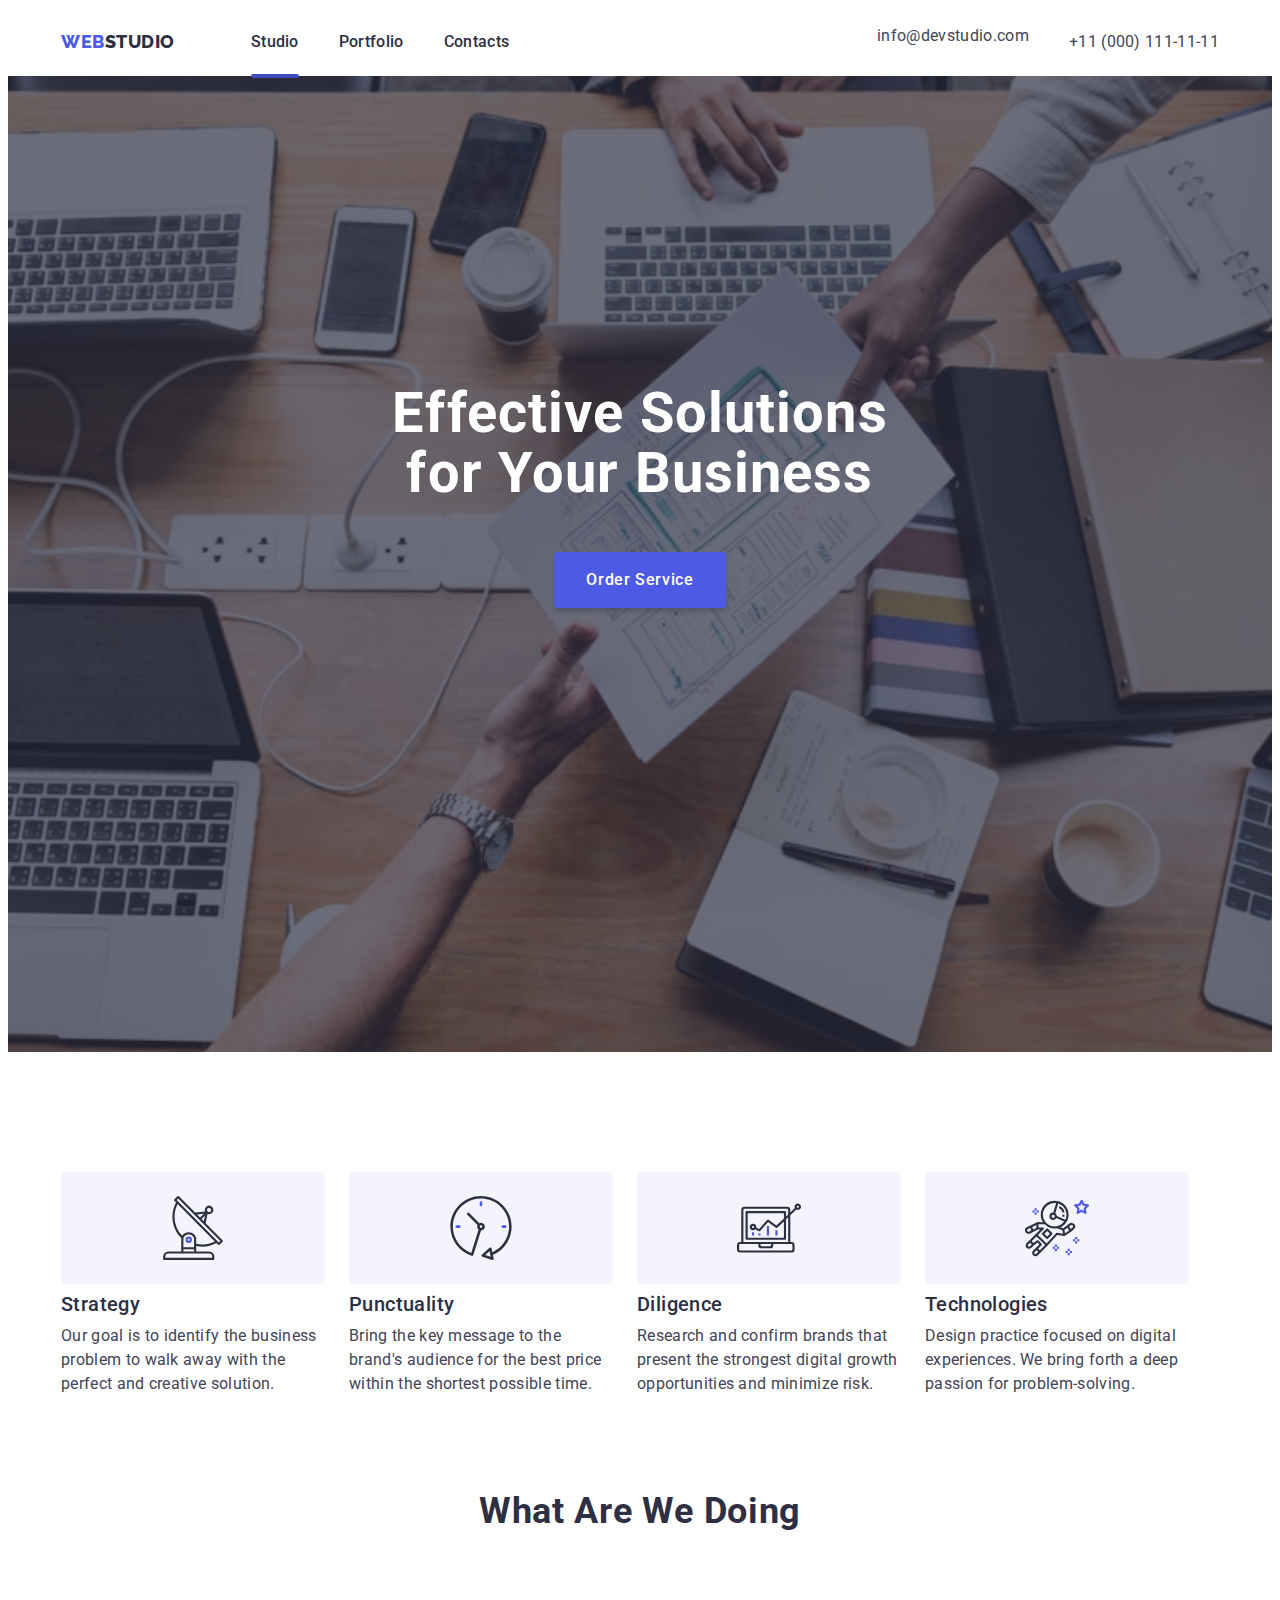
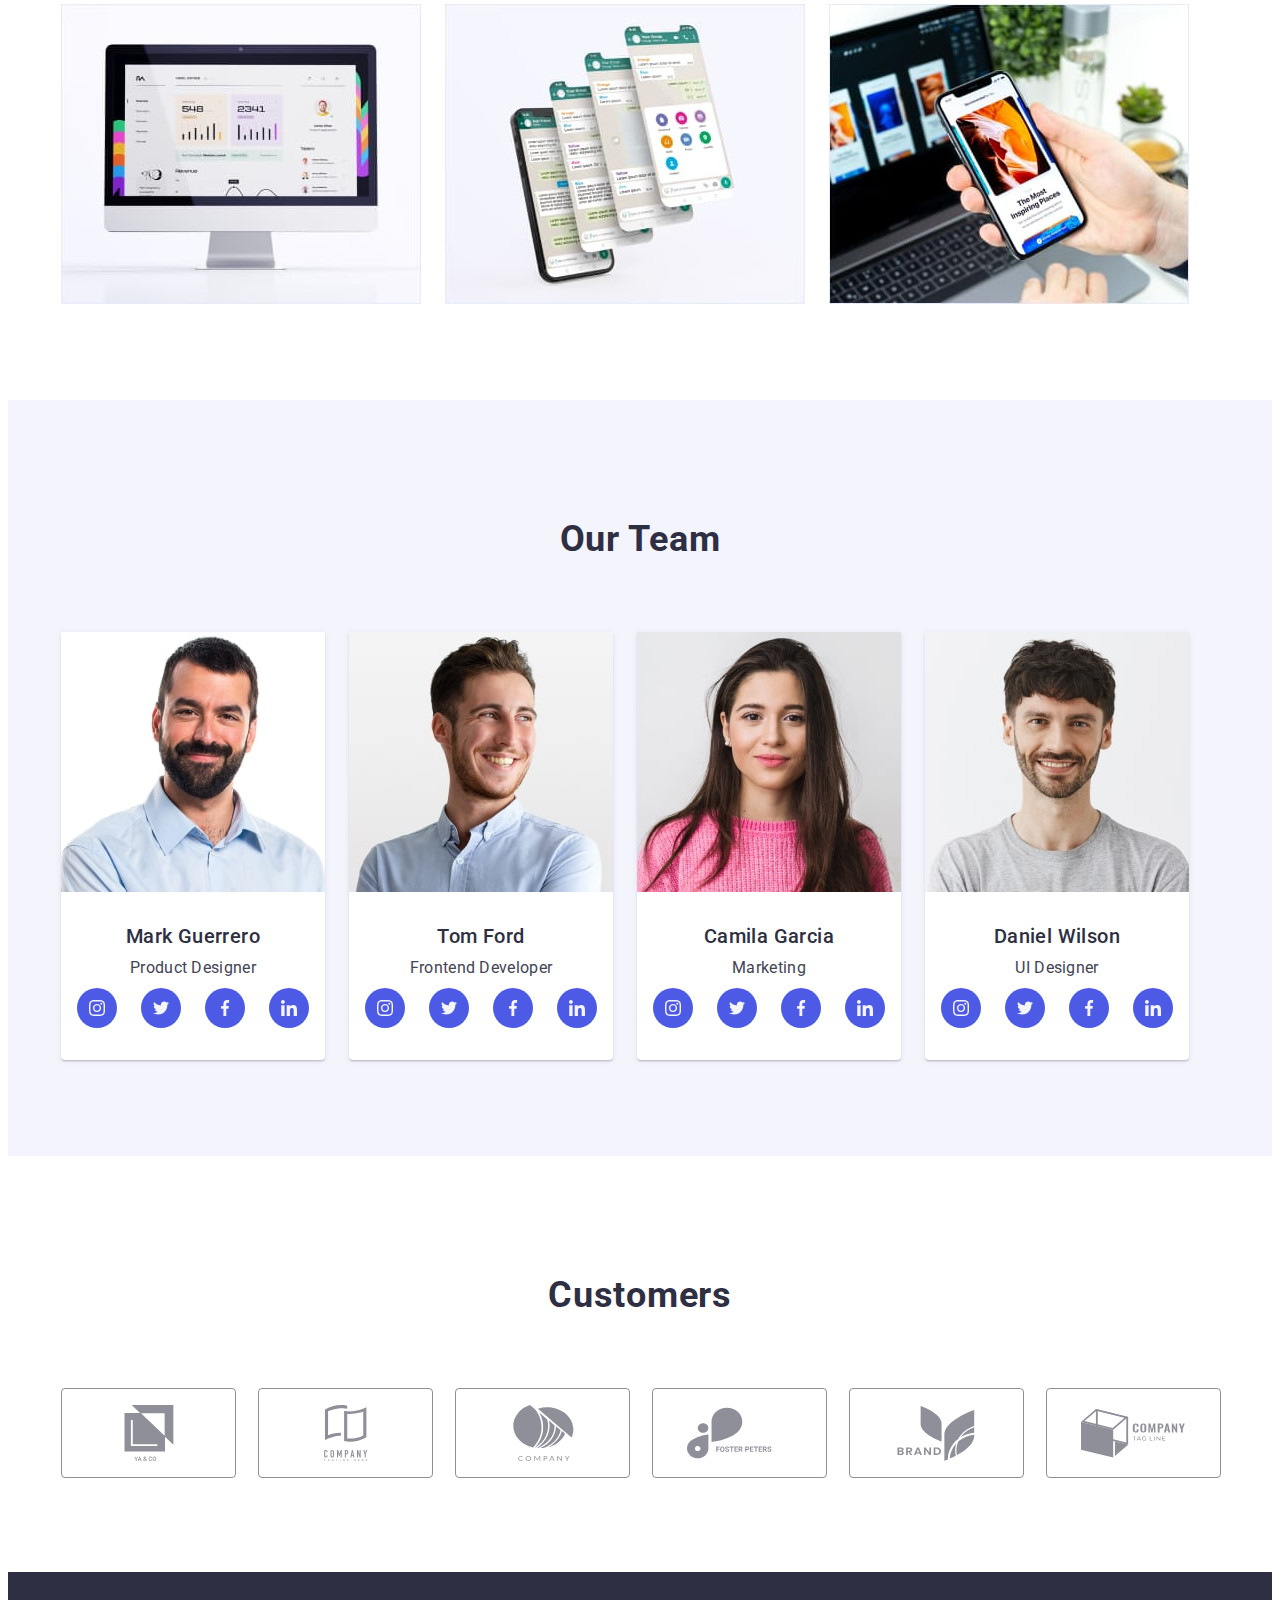
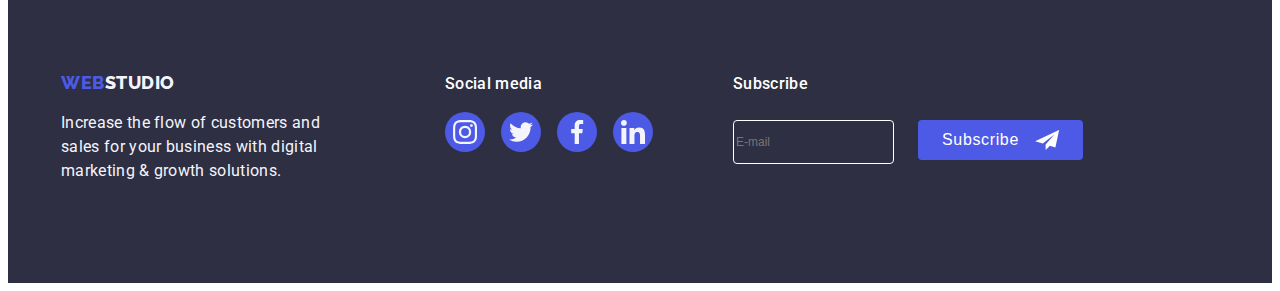
<file: index.html>
<!DOCTYPE html>
<html lang="en">
  <head>
    <meta charset="UTF-8" />
    <meta http-equiv="X-UA-Compatible" content="IE=edge" />
    <meta name="viewport" content="width=device-width, initial-scale=1.0" />
    <title>WebStudio</title>
    <link rel="preconnect" href="https://fonts.googleapis.com" />
    <link rel="preconnect" href="https://fonts.gstatic.com" crossorigin />
    <link
      href="https://fonts.googleapis.com/css2?family=Raleway:wght@800&family=Roboto:wght@400;500;700;900&display=swap"
      rel="stylesheet"
    />
    <link
      rel="stylesheet"
      href="https://cdnjs.cloudflare.com/ajax/libs/modern-normalize/1.1.0/modern-normalize.min.css"
      integrity="sha512-wpPYUAdjBVSE4KJnH1VR1HeZfpl1ub8YT/NKx4PuQ5NmX2tKuGu6U/JRp5y+Y8XG2tV+wKQpNHVUX03MfMFn9Q=="
      crossorigin="anonymous"
      referrerpolicy="no-referrer"
    />
    <link rel="stylesheet" href="./css/styles.css" />
  </head>

  <body>
    <!-- header -->
    <header class="header">
      <div class="container header-container">
        <nav class="header-nav">
          <a href="./index.html" class="header-logo-web link"
            >Web <span class="header-logo link">Studio</span></a
          >
          <ul class="header-menu list">
            <li class="header-item list">
              <a class="header-text studio link" href="./index.html">Studio</a>
            </li>
            <li class="header-item list">
              <a class="header-text link" href="./portfolio.html">Portfolio</a>
            </li>
            <li class="header-item list">
              <a class="header-text link" href="">Contacts</a>
            </li>
          </ul>
          <button type="button" class="menu-btn" data-menu-open>
            <svg class="menu-btn-icon" width="32" height="22">
              <use href="./images/customers .svg#icon-menu-btn"></use>
            </svg>
          </button>
        </nav>
        <address class="header-contacts">
          <ul class="header-list list">
            <li class="header-contact list">
              <a class="contact link" href="mailto:info@devstudio.com"
                >info@devstudio.com</a
              >
            </li>
            <li class="header-contact list">
              <a class="contact link" href="tel:+110001111111"
                >+11 (000) 111-11-11</a
              >
            </li>
          </ul>
        </address>
      </div>

      <!------------------------MENU MOBILE------------------------------>
      <div class="mob-menu is-hidden" data-menu>
        <div>
          <button type="button" class="mob-close-btn" data-menu-close>
            <svg class="modal-icon" width="8" height="8">
              <use href="./images/customers .svg#icon-cross"></use>
            </svg>
          </button>
          <nav class="mob-menu-nav">
            <ul class="mob-menu-list list">
              <li class="mob-menu-item list">
                <a class="mob-menu-text current studio link" href="./index.html"
                  >Studio</a
                >
              </li>
              <li class="mob-menu-item list">
                <a class="mob-menu-text link" href="./portfolio.html"
                  >Portfolio</a
                >
              </li>
              <li class="mob-menu-item list">
                <a class="mob-menu-text link" href="">Contacts</a>
              </li>
            </ul>
          </nav>
        </div>
        <div>
          <address class="mob-menu-contacts">
            <ul class="mob-menu-contacts-list list">
              <li class="mob-menu-contacts-item list">
                <a class="mob-menu-contacts-link link" href="tel:+110001111111"
                  >+11 (000) 111-11-11</a
                >
              </li>
              <li class="mob-menu-contacts-item list">
                <a
                  class="mob-menu-contacts-mail link"
                  href="mailto:info@devstudio.com"
                  >info@devstudio.com</a
                >
              </li>
            </ul>
          </address>
          <ul class="mob-soc-list list">
            <li class="mob-soc-item">
              <a class="mob-soc-link link" href>
                <svg class="mob-soc-icon" width="24" height="24">
                  <use href="./images/symbol-defs-soc.svg#icon-instagram"></use>
                </svg>
              </a>
            </li>
            <li class="mob-soc-item">
              <a class="mob-soc-link link" href>
                <svg class="mob-soc-icon" width="24" height="24">
                  <use href="./images/symbol-defs-soc.svg#icon-twitter"></use>
                </svg>
              </a>
            </li>
            <li class="mob-soc-item">
              <a class="mob-soc-link link" href>
                <svg class="mob-soc-icon" width="24" height="24">
                  <use href="./images/symbol-defs-soc.svg#icon-facebook"></use>
                </svg>
              </a>
            </li>
            <li class="mob-soc-item">
              <a class="mob-soc-link link" href>
                <svg class="mob-soc-icon" width="24" height="24">
                  <use href="./images/symbol-defs-soc.svg#icon-linkedin"></use>
                </svg>
              </a>
            </li>
          </ul>
        </div>
      </div>
    </header>

    <main>
      <!-- hero  -->
      <section class="hero">
        <div class="container section">
          <h1 class="hero-title">Effective Solutions for Your Business</h1>
          <button class="hero-btn" type="button" data-modal-open>
            Order Service
          </button>
        </div>
      </section>
      <!-- features -->
      <section class="section">
        <div class="container">
          <h2 class="visually-hidden">features</h2>
          <ul class="features-list">
            <li class="features list">
              <div class="features-icon">
                <svg class="icon-antenna">
                  <use href="./images/symbol-defs.svg#icon-antenna"></use>
                </svg>
              </div>
              <h3 class="features-subtitle">Strategy</h3>
              <p class="features-item">
                Our goal is to identify the business problem to walk away with
                the perfect and creative solution.
              </p>
            </li>
            <li class="features list">
              <div class="features-icon">
                <svg class="icon-antenna">
                  <use href="./images/symbol-defs.svg#icon-clock"></use>
                </svg>
              </div>
              <h3 class="features-subtitle">Punctuality</h3>
              <p class="features-item">
                Bring the key message to the brand's audience for the best price
                within the shortest possible time.
              </p>
            </li>
            <li class="features list">
              <div class="features-icon">
                <svg class="icon-antenna">
                  <use href="./images/symbol-defs.svg#icon-diagram"></use>
                </svg>
              </div>
              <h3 class="features-subtitle">Diligence</h3>
              <p class="features-item">
                Research and confirm brands that present the strongest digital
                growth opportunities and minimize risk.
              </p>
            </li>
            <li class="features list list">
              <div class="features-icon">
                <svg class="icon-antenna">
                  <use
                    class="antenna"
                    href="./images/symbol-defs.svg#icon-astronaut"
                  ></use>
                </svg>
              </div>
              <h3 class="features-subtitle">Technologies</h3>
              <p class="features-item">
                Design practice focused on digital experiences. We bring forth a
                deep passion for problem-solving.
              </p>
            </li>
          </ul>
        </div>
      </section>
      <!-- examples -->
      <section class="section examples-section">
        <div class="container">
          <h2 class="examples">What are we doing</h2>
          <ul class="examples-list list">
            <li class="examples-text list">
              <img
                class="examples-img"
                src="./images/example-1.jpg"
                alt="examples"
                srcset="./images/example-1-2x.jpg 2x"
                width="360"
                height="300"
              />
            </li>
            <li class="examples-text list">
              <img
                class="examples-img"
                src="./images/example-2.jpg"
                alt="examples"
                srcset="./images/example-2-2x.jpg 2x"
                width="360"
                height="300"
              />
            </li>

            <li class="examples-text list">
              <img
                class="examples-img"
                src="./images/example-3.jpg"
                alt="examples"
                srcset="./images/example-3-2x.jpg 2x"
                width="360"
                height="300"
              />
            </li>
          </ul>
        </div>
      </section>
      <!--team-->
      <section class="team-back section">
        <div class="container">
          <h2 class="team">Our Team</h2>
          <ul class="team-list list">
            <li class="team-text list">
              <img
                class="team-photo"
                src="./images/Mark-Guerrero.jpg"
                alt="Mark Guerrero"
                srcset="./images/Mark-Guerrero-2x.jpg 2x"
                width="264"
                height="260"
              />
              <div class="team-icon">
                <h3 class="team-title">Mark Guerrero</h3>
                <p class="team-item">Product Designer</p>
                <ul class="team-soc-list list">
                  <li class="team-soc-item">
                    <a class="team-soc-link link" href>
                      <svg class="team-soc-icon" width="16" height="16">
                        <use
                          href="./images/symbol-defs-soc.svg#icon-instagram"
                        ></use>
                      </svg>
                    </a>
                  </li>
                  <li class="team-soc-item">
                    <a class="team-soc-link link" href>
                      <svg class="team-soc-icon" width="16" height="16">
                        <use
                          href="./images/symbol-defs-soc.svg#icon-twitter"
                        ></use>
                      </svg>
                    </a>
                  </li>
                  <li class="team-soc-item">
                    <a class="team-soc-link link" href>
                      <svg class="team-soc-icon" width="16" height="16">
                        <use
                          href="./images/symbol-defs-soc.svg#icon-facebook"
                        ></use>
                      </svg>
                    </a>
                  </li>
                  <li class="team-soc-item">
                    <a class="team-soc-link link" href>
                      <svg class="team-soc-icon" width="16" height="16">
                        <use
                          href="./images/symbol-defs-soc.svg#icon-linkedin"
                        ></use>
                      </svg>
                    </a>
                  </li>
                </ul>
              </div>
            </li>
            <li class="team-text list">
              <img
                class="team-photo"
                src="./images/Tom-Ford.jpg"
                alt="Tom Ford"
                srcset="./images/Tom-Ford-2x.jpg 2x"
                width="264"
                height="260"
              />
              <div class="team-icon">
                <h3 class="team-title">Tom Ford</h3>
                <p class="team-item">Frontend Developer</p>
                <ul class="team-soc-list list">
                  <li class="team-soc-item">
                    <a class="team-soc-link link" href>
                      <svg class="team-soc-icon" width="16" height="16">
                        <use
                          href="./images/symbol-defs-soc.svg#icon-instagram"
                        ></use>
                      </svg>
                    </a>
                  </li>
                  <li class="team-soc-item">
                    <a class="team-soc-link link" href>
                      <svg class="team-soc-icon" width="16" height="16">
                        <use
                          href="./images/symbol-defs-soc.svg#icon-twitter"
                        ></use>
                      </svg>
                    </a>
                  </li>
                  <li class="team-soc-item">
                    <a class="team-soc-link link" href>
                      <svg class="team-soc-icon" width="16" height="16">
                        <use
                          href="./images/symbol-defs-soc.svg#icon-facebook"
                        ></use>
                      </svg>
                    </a>
                  </li>
                  <li class="team-soc-item">
                    <a class="team-soc-link link" href>
                      <svg class="team-soc-icon" width="16" height="16">
                        <use
                          href="./images/symbol-defs-soc.svg#icon-linkedin"
                        ></use>
                      </svg>
                    </a>
                  </li>
                </ul>
              </div>
            </li>
            <li class="team-text list">
              <img
                class="team-photo"
                src="./images/Camila-Garcia.jpg"
                alt="Camila Garcia"
                srcset="./images/Camila-Garcia-2x.jpg 2x"
                width="264"
                height="260"
              />
              <div class="team-icon">
                <h3 class="team-title">Camila Garcia</h3>
                <p class="team-item">Marketing</p>
                <ul class="team-soc-list list">
                  <li class="team-soc-item">
                    <a class="team-soc-link link" href>
                      <svg class="team-soc-icon" width="16" height="16">
                        <use
                          href="./images/symbol-defs-soc.svg#icon-instagram"
                        ></use>
                      </svg>
                    </a>
                  </li>
                  <li class="team-soc-item">
                    <a class="team-soc-link link" href>
                      <svg class="team-soc-icon" width="16" height="16">
                        <use
                          href="./images/symbol-defs-soc.svg#icon-twitter"
                        ></use>
                      </svg>
                    </a>
                  </li>
                  <li class="team-soc-item">
                    <a class="team-soc-link link" href>
                      <svg class="team-soc-icon" width="16" height="16">
                        <use
                          href="./images/symbol-defs-soc.svg#icon-facebook"
                        ></use>
                      </svg>
                    </a>
                  </li>
                  <li class="team-soc-item">
                    <a class="team-soc-link link" href>
                      <svg class="team-soc-icon" width="16" height="16">
                        <use
                          href="./images/symbol-defs-soc.svg#icon-linkedin"
                        ></use>
                      </svg>
                    </a>
                  </li>
                </ul>
              </div>
            </li>
            <li class="team-text list">
              <img
                class="team-photo"
                src="./images/Daniel-Wilson.jpg"
                alt="Daniel Wilson"
                srcset="./images/Daniel-Wilson-2x.jpg 2x"
                width="264"
                height="260"
              />
              <div class="team-icon">
                <h3 class="team-title">Daniel Wilson</h3>
                <p class="team-item">UI Designer</p>
                <ul class="team-soc-list list">
                  <li class="team-soc-item">
                    <a class="team-soc-link link" href>
                      <svg class="team-soc-icon" width="16" height="16">
                        <use
                          href="./images/symbol-defs-soc.svg#icon-instagram"
                        ></use>
                      </svg>
                    </a>
                  </li>
                  <li class="team-soc-item">
                    <a class="team-soc-link link" href>
                      <svg class="team-soc-icon" width="16" height="16">
                        <use
                          href="./images/symbol-defs-soc.svg#icon-twitter"
                        ></use>
                      </svg>
                    </a>
                  </li>
                  <li class="team-soc-item">
                    <a class="team-soc-link link" href>
                      <svg class="team-soc-icon" width="16" height="16">
                        <use
                          href="./images/symbol-defs-soc.svg#icon-facebook"
                        ></use>
                      </svg>
                    </a>
                  </li>
                  <li class="team-soc-item">
                    <a class="team-soc-link link" href>
                      <svg class="team-soc-icon" width="16" height="16">
                        <use
                          href="./images/symbol-defs-soc.svg#icon-linkedin"
                        ></use>
                      </svg>
                    </a>
                  </li>
                </ul>
              </div>
            </li>
          </ul>
        </div>
      </section>
      <!-- Customers -->
      <section class="section">
        <div class="container">
          <h2 class="customers">Customers</h2>
          <ul class="customers-list list">
            <li class="customers-item">
              <a class="customers-soc-link" href="">
                <svg class="customers-soc-icon" width="104" height="56">
                  <use href="./images/customers .svg#icon-ya"></use>
                </svg>
              </a>
            </li>
            <li class="customers-item">
              <a class="customers-soc-link" href="">
                <svg class="customers-soc-icon" width="104" height="56">
                  <use href="./images/customers .svg#icon-here"></use>
                </svg>
              </a>
            </li>
            <li class="customers-item">
              <a class="customers-soc-link" href="">
                <svg class="customers-soc-icon" width="104" height="56">
                  <use href="./images/customers .svg#icon-company"></use>
                </svg>
              </a>
            </li>
            <li class="customers-item">
              <a class="customers-soc-link" href="">
                <svg class="customers-soc-icon" width="104" height="56">
                  <use href="./images/customers .svg#icon-foster"></use>
                </svg>
              </a>
            </li>
            <li class="customers-item">
              <a class="customers-soc-link" href="">
                <svg class="customers-soc-icon" width="104" height="56">
                  <use href="./images/customers .svg#icon-brand"></use>
                </svg>
              </a>
            </li>
            <li class="customers-item">
              <a class="customers-soc-link" href="">
                <svg class="customers-soc-icon" width="104" height="56">
                  <use href="./images/customers .svg#icon-tag"></use>
                </svg>
              </a>
            </li>
          </ul>
        </div>
      </section>
    </main>
    <!-- footer -->
    <footer class="footer footer-cont">
      <div class="container footer-soc-cont">
        <div class="footer-bottom">
          <a class="footer-logo link" href="./index.html"
            >Web<span class="footer-logo-studio link">Studio</span></a
          >
          <p class="footer-items">
            Increase the flow of customers and sales for your business with
            digital marketing & growth solutions.
          </p>
        </div>

        <div class="footer-soc">
          <p class="footer-title">Social media</p>
          <ul class="footer-soc-list list">
            <li class="footer-soc-item">
              <a class="footer-soc-link link" href>
                <svg class="footer-soc-icon" width="24" height="24">
                  <use href="./images/symbol-defs-soc.svg#icon-instagram"></use>
                </svg>
              </a>
            </li>
            <li class="footer-soc-item">
              <a class="footer-soc-link link" href>
                <svg class="footer-soc-icon" width="24" height="24">
                  <use href="./images/symbol-defs-soc.svg#icon-twitter"></use>
                </svg>
              </a>
            </li>
            <li class="footer-soc-item">
              <a class="footer-soc-link link" href>
                <svg class="footer-soc-icon" width="24" height="24">
                  <use href="./images/symbol-defs-soc.svg#icon-facebook"></use>
                </svg>
              </a>
            </li>
            <li class="footer-soc-item">
              <a class="footer-soc-link link" href>
                <svg class="footer-soc-icon" width="24" height="24">
                  <use href="./images/symbol-defs-soc.svg#icon-linkedin"></use>
                </svg>
              </a>
            </li>
          </ul>
        </div>
        <div class="footer-input">
          <p class="footer-paragraph">Subscribe</p>

          <form class="footer-forms">
            <input
              type="email"
              name="email"
              id="email"
              placeholder="E-mail"
              class="footer-email"
            />
            <button type="submit" class="footer-btn">
              Subscribe
              <svg class="footer-plane" width="24" height="20">
                <use href="./images/customers .svg#icon-subscribe"></use>
              </svg>
            </button>
          </form>
        </div>
      </div>
    </footer>
    <!--  modal  -->
    <div class="backdrop is-hidden" data-modal>
      <div class="modal">
        <button type="button" class="modal-close-btn" data-modal-close>
          <svg class="modal-icon" width="8" height="8">
            <use href="./images/customers .svg#icon-cross"></use>
          </svg>
        </button>

        <p class="modal-title">Leave your contacts and we will call you back</p>
        <form class="modal-form">
          <div class="modal-div">
            <label class="modal-label">Name</label>
            <div class="icon-div">
              <input
                type="text"
                name="user-name"
                placeholder=" "
                class="modal-input"
                required
              />
              <svg class="input-icon" width="24" height="24">
                <use href="./images/customers .svg#icon-person"></use>
              </svg>
            </div>
          </div>
          <div class="modal-div">
            <label class="modal-label">Phone</label>
            <div class="icon-div">
              <input
                type="tel"
                name="user-phone"
                placeholder=" "
                class="modal-input"
                required
              />
              <svg class="input-icon" width="24" height="24">
                <use href="./images/customers .svg#icon-phone"></use>
              </svg>
            </div>
          </div>
          <div class="modal-div">
            <label class="modal-label">Email</label>
            <div class="icon-div">
              <input
                type="email"
                name="user-email"
                placeholder=" "
                class="modal-input"
              />
              <svg class="input-icon" width="24" height="24">
                <use href="./images/customers .svg#icon-email"></use>
              </svg>
            </div>
          </div>

          <div class="check">
            <label for="user-text" class="input-com">Comment</label>
            <textarea
              class="modal-textarea"
              name="user-com"
              id="input-text"
              class="modal-textarea"
              placeholder="Text input"
            ></textarea>
          </div>
          <div class="check">
            <input
              type="checkbox"
              name="privasy"
              id="privasy"
              value="true"
              class="input-check visually-hidden"
            />

            <label for="privasy" class="input-text">
              <span>
                <svg class="check-icon" width="10" height="8">
                  <use href="./images/customers .svg#icon-true"></use>
                </svg>
              </span>
              I accept the terms and conditions of the
              <a href="" class="check-link"> Privacy Policy</a>
            </label>
          </div>
          <button type="submit" class="modal-button-form">Send</button>
        </form>
      </div>
    </div>
    <script src="./js/modal.js"></script>
    <script src="./js/menu.js" type="module"></script>
  </body>
</html>
</file>
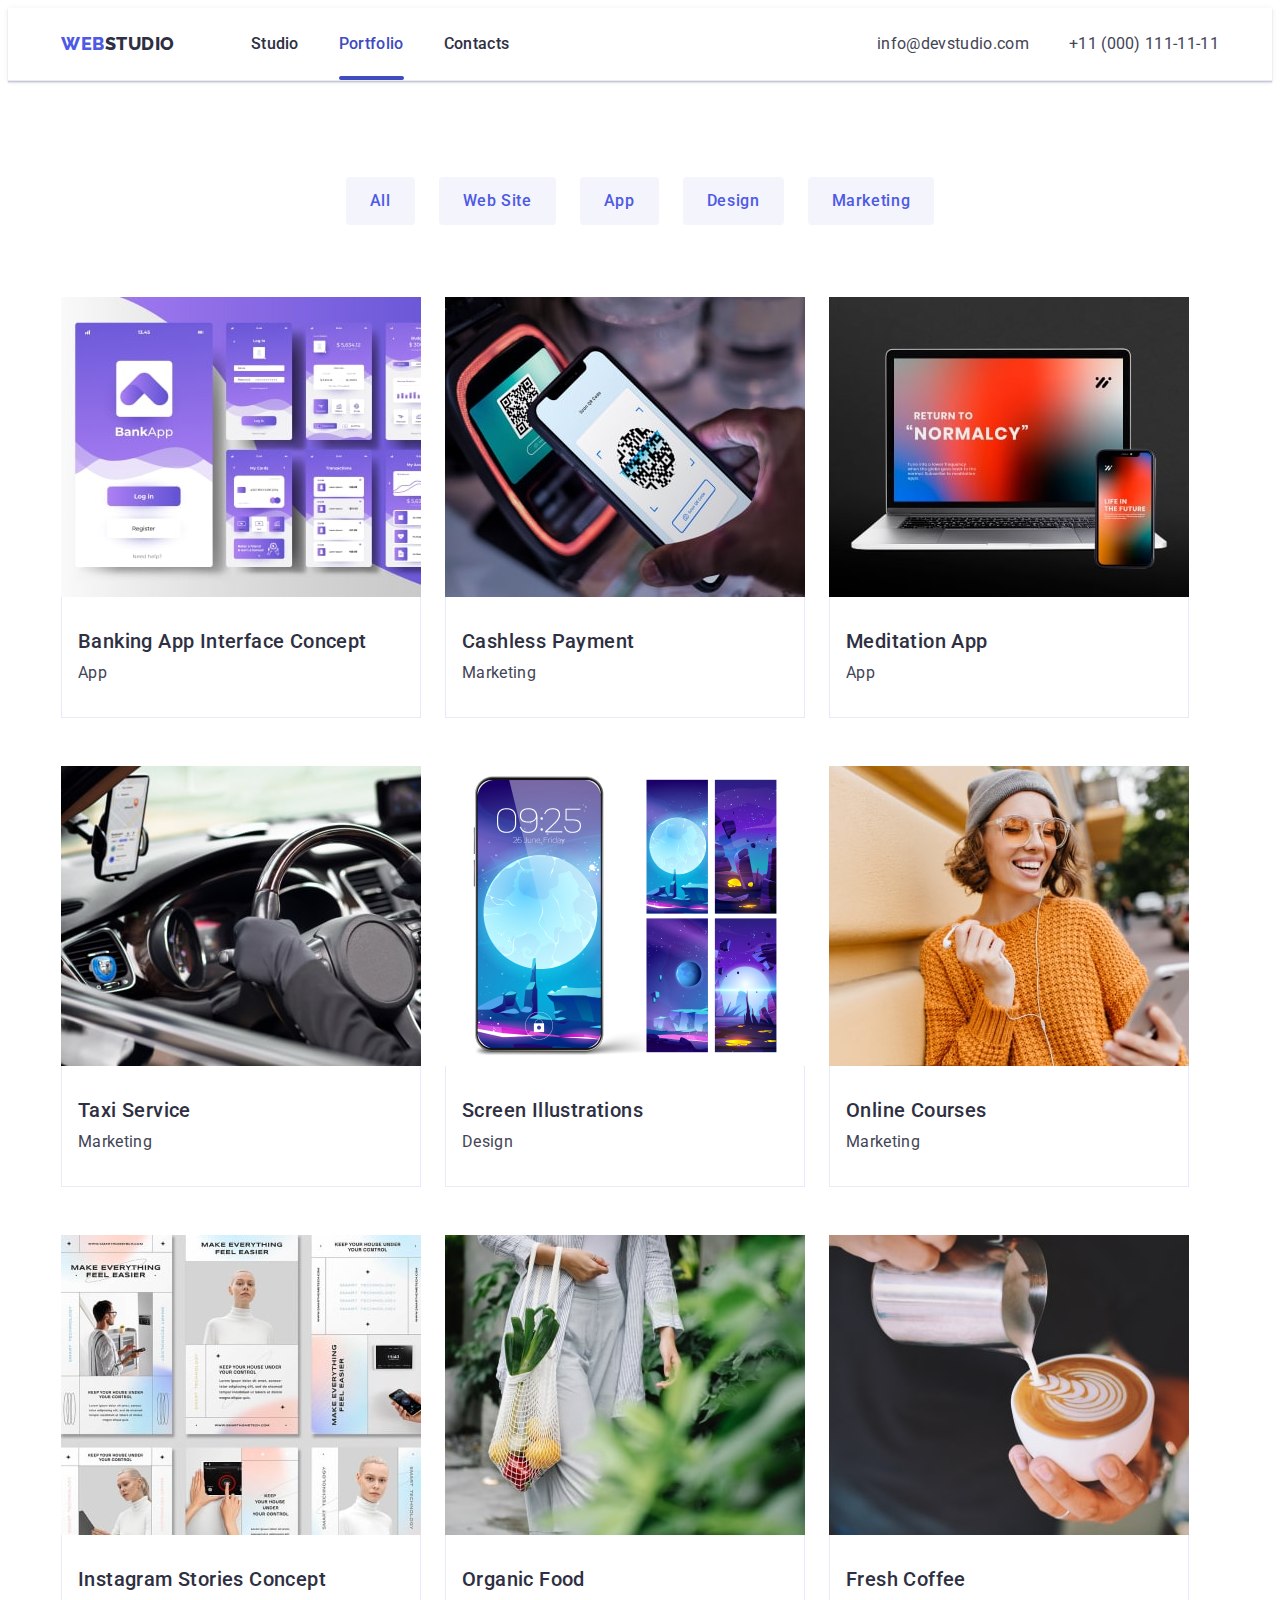
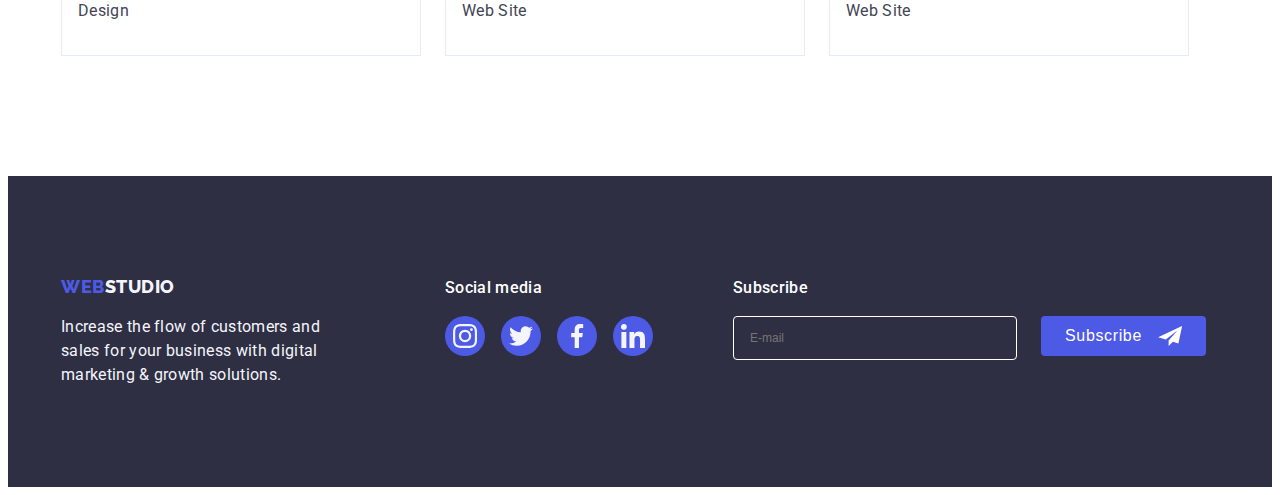
<file: portfolio.html>
<!DOCTYPE html>
<html lang="en">
  <head>
    <meta charset="UTF-8" />
    <meta http-equiv="X-UA-Compatible" content="IE=edge" />
    <meta name="viewport" content="width=device-width, initial-scale=1.0" />
    <link rel="preconnect" href="https://fonts.googleapis.com" />
    <link rel="preconnect" href="https://fonts.gstatic.com" crossorigin />
    <title>Portfolio</title>
    <link
      href="https://fonts.googleapis.com/css2?family=Raleway:wght@800&family=Roboto:wght@400;500;700;900&display=swap"
      rel="stylesheet"
    />
    <link
      rel="stylesheet"
      href="https://cdnjs.cloudflare.com/ajax/libs/modern-normalize/1.1.0/modern-normalize.min.css"
      integrity="sha512-wpPYUAdjBVSE4KJnH1VR1HeZfpl1ub8YT/NKx4PuQ5NmX2tKuGu6U/JRp5y+Y8XG2tV+wKQpNHVUX03MfMFn9Q=="
      crossorigin="anonymous"
      referrerpolicy="no-referrer"
    />
    <link rel="stylesheet" href="./css/portfolio.css" />
  </head>
  <body>
    <!-- header -->
    <header class="header">
      <div class="container header-container">
        <nav class="header-nav">
          <a href="./index.html" class="header-logo-web link"
            >Web <span class="header-logo link">Studio</span></a
          >
          <ul class="header-menu list">
            <li class="header-item list">
              <a class="header-text studio link" href="./index.html">Studio</a>
            </li>
            <li class="header-item list">
              <a class="header-text portfolio link" href="./portfolio.html"
                >Portfolio</a
              >
            </li>
            <li class="header-item list">
              <a class="header-text link" href="">Contacts</a>
            </li>
          </ul>
        </nav>
        <address class="header-contacts">
          <ul class="header-list list">
            <li class="header-contact list">
              <a class="contact link" href="mailto:info@devstudio.com"
                >info@devstudio.com</a
              >
            </li>
            <li class="header-contact list">
              <a class="contact link" href="tel:+110001111111"
                >+11 (000) 111-11-11</a
              >
            </li>
          </ul>
        </address>
      </div>
    </header>
    <main>
      <!--filter-->
      <section class="section filter-section">
        <div class="container">
          <h1 class="visually-hidden">button</h1>
          <ul class="filter-list list">
            <li class="filter-text list">
              <button class="filter-btn" type="button">All</button>
            </li>
            <li class="filter-text list">
              <button class="filter-btn" type="button">Web Site</button>
            </li>
            <li class="filter-text list">
              <button class="filter-btn" type="button">App</button>
            </li>
            <li class="filter-text list">
              <button class="filter-btn" type="button">Design</button>
            </li>
            <li class="filter-text list">
              <button class="filter-btn" type="button">Marketing</button>
            </li>
          </ul>

          <!----------- example------ -->
          <ul class="example-list list">
            <li class="example-photo">
              <a class="example-img-text link" href="">
                <div class="example-wrapper">
                  <img
                    class="example-img link"
                    src="./images/banking-application.jpg"
                    alt="banking application"
                    width="360"
                    height="300"
                  />
                  <p class="overlay">
                    14 Stylish and User-Friendly App Design Concepts · Task
                    Manager App · Calorie Tracker App · Exotic Fruit Ecommerce
                    App · Cloud Storage App
                  </p>
                </div>
                <div class="example-border">
                  <h2 class="example-title">Banking App Interface Concept</h2>
                  <p class="example-item">App</p>
                </div>
              </a>
            </li>
            <li class="example-photo">
              <a class="example-img-text link" href="">
                <div class="example-wrapper">
                  <img
                    class="example-img link"
                    src="./images/qr-code.jpg"
                    alt="payment example qr code"
                    width="360"
                    height="300"
                  />
                  <p class="overlay">
                    14 Stylish and User-Friendly App Design Concepts · Task
                    Manager App · Calorie Tracker App · Exotic Fruit Ecommerce
                    App · Cloud Storage App
                  </p>
                </div>
                <div class="example-border">
                  <h2 class="example-title">Cashless Payment</h2>
                  <p class="example-item">Marketing</p>
                </div>
              </a>
            </li>
            <li class="example-photo">
              <a class="example-img-text link" href="">
                <div class="example-wrapper">
                  <img
                    class="example-img link"
                    src="./images/meditation-app.jpg"
                    alt="meditation App"
                    width="360"
                    height="300"
                  />
                  <p class="overlay">
                    14 Stylish and User-Friendly App Design Concepts · Task
                    Manager App · Calorie Tracker App · Exotic Fruit Ecommerce
                    App · Cloud Storage App
                  </p>
                </div>
                <div class="example-border">
                  <h2 class="example-title">Meditation App</h2>
                  <p class="example-item">App</p>
                </div>
              </a>
            </li>
            <li class="example-photo">
              <a class="example-img-text link" href="">
                <div class="example-wrapper">
                  <img
                    class="example-img link"
                    src="./images/taxi-service.jpg"
                    alt="taxi service"
                    width="360"
                    height="300"
                  />
                  <p class="overlay">
                    14 Stylish and User-Friendly App Design Concepts · Task
                    Manager App · Calorie Tracker App · Exotic Fruit Ecommerce
                    App · Cloud Storage App
                  </p>
                </div>
                <div class="example-border">
                  <h2 class="example-title">Taxi Service</h2>
                  <p class="example-item">Marketing</p>
                </div>
              </a>
            </li>
            <li class="example-photo">
              <a class="example-img-text link" href="">
                <div class="example-wrapper">
                  <img
                    class="example-img link"
                    src="./images/screen-illustrations.jpg"
                    alt="illustrations on phone screen"
                    width="360"
                    height="300"
                  />
                  <p class="overlay">
                    14 Stylish and User-Friendly App Design Concepts · Task
                    Manager App · Calorie Tracker App · Exotic Fruit Ecommerce
                    App · Cloud Storage App
                  </p>
                </div>
                <div class="example-border">
                  <h2 class="example-title">Screen Illustrations</h2>
                  <p class="example-item">Design</p>
                </div>
              </a>
            </li>
            <li class="example-photo">
              <a class="example-img-text link" href="">
                <div class="example-wrapper">
                  <img
                    class="example-img link"
                    src="./images/online-courses.jpg"
                    alt="happy girl on online course"
                    width="360"
                    height="300"
                  />
                  <p class="overlay">
                    14 Stylish and User-Friendly App Design Concepts · Task
                    Manager App · Calorie Tracker App · Exotic Fruit Ecommerce
                    App · Cloud Storage App
                  </p>
                </div>
                <div class="example-border">
                  <h2 class="example-title">Online Courses</h2>
                  <p class="example-item">Marketing</p>
                </div>
              </a>
            </li>
            <li class="example-photo">
              <a class="example-img-text link" href="">
                <div class="example-wrapper">
                  <img
                    class="example-img link"
                    src="./images/instagram-stories.jpg"
                    alt="instagram Stories Concept"
                    width="360"
                    height="300"
                  />
                  <p class="overlay">
                    14 Stylish and User-Friendly App Design Concepts · Task
                    Manager App · Calorie Tracker App · Exotic Fruit Ecommerce
                    App · Cloud Storage App
                  </p>
                </div>
                <div class="example-border">
                  <h2 class="example-title">Instagram Stories Concept</h2>
                  <p class="example-item">Design</p>
                </div>
              </a>
            </li>
            <li class="example-photo">
              <a class="example-img-text link" href="">
                <div class="example-wrapper">
                  <img
                    class="example-img link"
                    src="./images/organic-food.jpg"
                    alt="example of organic food"
                    width="360"
                    height="300"
                  />
                  <p class="overlay">
                    14 Stylish and User-Friendly App Design Concepts · Task
                    Manager App · Calorie Tracker App · Exotic Fruit Ecommerce
                    App · Cloud Storage App
                  </p>
                </div>
                <div class="example-border">
                  <h2 class="example-title">Organic Food</h2>
                  <p class="example-item">Web Site</p>
                </div>
              </a>
            </li>
            <li class="example-photo">
              <a class="example-img-text link" href="">
                <div class="example-wrapper">
                  <img
                    class="example-img link"
                    src="./images/coffee.jpg"
                    alt="example of fresh coffee"
                    width="360"
                    height="300"
                  />
                  <p class="overlay">
                    14 Stylish and User-Friendly App Design Concepts · Task
                    Manager App · Calorie Tracker App · Exotic Fruit Ecommerce
                    App · Cloud Storage App
                  </p>
                </div>
                <div class="example-border">
                  <h2 class="example-title">Fresh Coffee</h2>
                  <p class="example-item">Web Site</p>
                </div>
              </a>
            </li>
          </ul>
        </div>
      </section>
    </main>
    <!-- footer -->
    <footer class="footer footer-cont">
      <div class="container footer-soc-cont">
        <div class="footer-bottom">
          <a class="footer-logo link" href="./index.html"
            >Web<span class="footer-logo-studio link">Studio</span></a
          >
          <p class="footer-items">
            Increase the flow of customers and sales for your business with
            digital marketing & growth solutions.
          </p>
        </div>

        <div class="footer-soc">
          <p class="footer-title">Social media</p>
          <ul class="footer-soc-list list">
            <li class="footer-soc-item">
              <a class="footer-soc-link link" href>
                <svg class="footer-soc-icon" width="24" height="24">
                  <use href="./images/symbol-defs-soc.svg#icon-instagram"></use>
                </svg>
              </a>
            </li>
            <li class="footer-soc-item">
              <a class="footer-soc-link link" href>
                <svg class="footer-soc-icon" width="24" height="24">
                  <use href="./images/symbol-defs-soc.svg#icon-twitter"></use>
                </svg>
              </a>
            </li>
            <li class="footer-soc-item">
              <a class="footer-soc-link link" href>
                <svg class="footer-soc-icon" width="24" height="24">
                  <use href="./images/symbol-defs-soc.svg#icon-facebook"></use>
                </svg>
              </a>
            </li>
            <li class="footer-soc-item">
              <a class="footer-soc-link link" href>
                <svg class="footer-soc-icon" width="24" height="24">
                  <use href="./images/symbol-defs-soc.svg#icon-linkedin"></use>
                </svg>
              </a>
            </li>
          </ul>
        </div>
        <div class="footer-input">
          <p class="footer-paragraph">Subscribe</p>

          <form class="footer-forms">
            <input
              type="email"
              name="email"
              id="email"
              placeholder="E-mail"
              class="footer-email"
            />
            <button type="submit" class="footer-btn">
              Subscribe
              <svg class="footer-plane" width="24" height="20">
                <use href="./images/customers .svg#icon-subscribe"></use>
              </svg>
            </button>
          </form>
        </div>
      </div>
    </footer>
  </body>
</html>
</file>
<file: css/styles.css>
:root {
  --color-iris: #4d5ae5;
  --color-ocean: #404bbf;
  --color-navy-blue: #2e2f42;
  --color-green: #31d0aa;
  --color-slate: #434455;
  --color-light-slate: #8e8f99;
  --color-cornflower: #e7e9fc;
  --color-cloud: #f4f4fd;
  --color-navy-blue-modal: #2e2f42;
  --color-grey: #2e2f42;
  --color-white: #ffffff;
  --color-dairy: #fcfcfc;
  --color-general: #e5e5e5;
  --transition: 250ms cubic-bezier(0.4, 0, 0.2, 1);
}

body {
  font-family: "Roboto", sans-serif;
  font-size: 16px;
  color: var(--color-slate, #434455);
  background-color: var(--color-white, #ffffff);
  color: #8e8f99;
}
p,
h1,
h2,
h3,
h4,
h5,
h6 {
  margin: 0;
}

ul,
ol {
  margin: 0;
  padding-left: 0;
}

img {
  display: block;
}

.list {
  list-style: none;
}

.link {
  text-decoration: none;
}

button {
  display: block;
  cursor: pointer;
  border: none;
}
/* .section {
  padding-top: 120px;
  padding-bottom: 120px;
} */

.visually-hidden {
  position: absolute;
  width: 1px;
  height: 1px;
  margin: -1px;
  border: 0;
  padding: 0;

  white-space: nowrap;
  clip-path: inset(100%);
  clip: rect(0 0 0 0);
  overflow: hidden;
}

/* .container {
  width: 1158px;
  padding-left: 15px;
  padding-right: 15px;
  margin: 0 auto;
} */
.container {
  width: 100%;
  padding: 0 15px;
  margin: 0 auto;
}
.section {
  padding-top: 120px;
  padding-bottom: 120px;
}
/*-------------------------------------------------------------header--------------------------------------------------------------*/

/* .header {
  background: var(--color-white, #ffffff);
  padding-top: 24px;
  padding-bottom: 24px;
}

.header-logo-web {
  font-family: "Raleway", sans-serif;
  font-style: normal;
  font-weight: 800;
  font-size: 18px;
  line-height: 1.17;
  display: flex;
  align-items: center;
  letter-spacing: 0.03em;
  text-transform: uppercase;
  text-decoration: none;
  color: var(--color-iris, #4d5ae5);
}

.header-logo {
  font-family: "Raleway", sans-serif;
  font-style: normal;
  font-weight: 800;
  font-size: 18px;
  line-height: 1.17;
  display: flex;
  align-items: center;
  letter-spacing: 0.03em;
  text-transform: uppercase;
  color: var(--color-grey, #2e2f42);
}

.header-text {
  font-weight: 500;
  font-size: 16px;
  line-height: 1.5;
  letter-spacing: 0.02em;
  color: var(--color-grey, #2e2f42);
  transition: color var(--transition);
  padding: 27px 0px;
}
.studio::after {
  position: absolute;
  left: 0;
  bottom: 0;
  content: "";
  width: 100%;
  height: 4px;

  background-color: #404bbf;
  border-radius: 2px;
}
.studio {
  position: relative;
  color: var(--color-ocean);
}
.header-text:hover,
.header-text:focus {
  color: var(--color-ocean);
}

.header-contacts {
  font-style: normal;
  display: flex;
  margin-left: auto;
}
.header-nav {
  display: flex;
}
.header-menu {
  display: flex;
  gap: 40px;
  margin-left: 76px;
}
.header-container {
  display: flex;
  margin-left: auto;
  align-items: center;
}
.contact {
  font-weight: 400;
  font-size: 16px;
  line-height: 1.5;
  letter-spacing: 0.02em;
  color: var(--color-slate, #434455);
  font-style: normal;
  transition: color var(--transition);
}
.contact:hover,
.contact:focus {
  color: var(--color-ocean, #404bbf);
}
.header-list {
  align-items: center;
  display: inline-flex;
  gap: 40px;
} */

/* --------------------------------------------hero-------------------------------------------------------------------------------- */
/* .hero {
  background-color: var(--color-grey, #2e2f42);
  background-image: linear-gradient(
      rgba(46, 47, 66, 0.7),
      rgba(46, 47, 66, 0.7)
    ),
    url(../images/hero-bg.jpg);
  background-repeat: no-repeat;
  background-position: center;
  background-size: cover;
  max-width: 1440px;
  height: 600px;
  margin-left: auto;
  margin-right: auto;
  padding-top: 188px;
  padding-bottom: 188px;
  text-align: center;
}

.hero-title {
  font-weight: 700;
  font-size: 56px;
  line-height: 1.07;
  text-align: center;
  letter-spacing: 0.02em;
  color: var(--color-white, #ffffff);
  margin-left: auto;
  margin-right: auto;
  max-width: 496px;
}
.hero-btn {
  margin: 0 auto;
  text-align: center;
  font-family: "Roboto", sans-serif;
  font-style: normal;
  font-weight: 500;
  font-size: 16px;
  line-height: 1.5;
  display: flex;
  align-items: center;
  letter-spacing: 0.04em;
  color: var(--color-white, #ffffff);
  background: var(--color-iris, #4d5ae5);
  padding: 16px 32px;
  box-shadow: 0px 4px 4px rgba(0, 0, 0, 0.15);
  border-radius: 4px;
  margin-top: 48px;
  margin-left: auto;
  border: none;
  min-width: 169px;
  transition: background-color var(--transition);
}

.hero-btn:hover,
.hero-btn:focus {
  background-color: var(--color-ocean);
} */

/* ----------------------------------------------------modal------------------------------------------------------------------ */

/* .backdrop {
  position: fixed;
  top: 0;
  left: 0;
  z-index: 100;
  width: 100%;
  height: 100%;
  background-color: rgba(46, 47, 66, 0.4);
  transition: opacity var(--transition), visibility var(--transition);
}
.modal-title {
  margin-bottom: 16px;
  font-weight: 500;
  font-size: 16px;
  line-height: 1.5;
  text-align: center;
  letter-spacing: 0.02em;
  color: #2e2f42;
}
.modal {
  position: absolute;
  top: 50%;
  left: 50%;
  background-color: var(--color-white);
  width: 408px;
  height: 584px;
  transform: translate(-50%, -50%) scale(1);
  transition: transform var(--transition);
  padding: 72px 24px 24px;
}
.modal-icon {
  fill: currentColor;
}

.backdrop .is-hidden .modal {
  transform: translate(-50%, -50%) scaleY(0);
}

.modal-close-btn {
  position: absolute;
  top: 24px;
  right: 24px;
  display: flex;
  justify-content: center;
  align-items: center;
  width: 24px;
  height: 24px;
  border-radius: 50%;
  background-color: transparent;
  border: 1px solid rgba(0, 0, 0, 0.1);
  color: #2e2f42;
  padding: 0;

  transition: background-color var(--transition), color var(--transition);
}
.modal-close-btn:hover,
.modal-close-btn:focus {
  background-color: #404bbf;
  color: var(--color-white);
}
.modal-close-btn {
  background-color: #e7e9fc;
}
.is-hidden {
  opacity: 0;
  visibility: hidden;
  pointer-events: none;
}

.form-name {
  width: 360px;
  height: 40px;
  display: flex;
  justify-content: center;
  align-items: center;
  margin: 0px 24px;
}

.input-icon {
  position: relative;
  transition: fill var(--transition);
}

.modal-input {
  width: 100%;
  height: 40px;
  outline: transparent;
  border: 1px solid rgba(46, 47, 66, 0.4);
  border-radius: 4px;
  padding-left: 40px;
  font-weight: 400;
  font-size: 12px;
  transition: border-color var(--transition);
}

.modal-input:focus {
  border-color: #4d5ae5;
}

.modal-input:focus + .input-icon {
  fill: #4d5ae5;
}
.modal-button-form {
  margin-left: auto;
  margin-right: auto;
  width: 169px;
  height: 56px;

  background: #4d5ae5;
  box-shadow: 0px 4px 4px rgba(0, 0, 0, 0.15);
  border-radius: 4px;
  color: #ffffff;
  transition: background-color var(--transition);
}

.modal-button-form:hover,
.modal-button-form:focus {
  background-color: #404bbf;
}
.input-icon {
  left: 15px;
  position: absolute;
  top: 50%;
  transform: translateY(-50%);
}
.icon-div {
  position: relative;
}
.modal-div {
  margin-bottom: 8px;
}

.modal-label {
  font-weight: 400;
  font-size: 12px;
  line-height: 1.1;
  letter-spacing: 0.01em;
  color: #8e8f99;
  margin-bottom: 4px;
  display: block;
}

.modal-textarea {
  width: 100%;
  height: 120px;

  border: 1px solid rgba(46, 47, 66, 0.4);
  border-radius: 4px;
  resize: none;
  outline: transparent;
  padding-left: 5px;
  transition: border-color var(--transition);
  padding-top: 8px;
  padding-left: 15px;
}
.modal-textarea:focus {
  border-color: #4d5ae5;
}

.input-com {
  font-weight: 400;
  font-size: 12px;
  line-height: 1.1;
  letter-spacing: 0.01em;
  color: #8e8f99;
  margin-bottom: 4px;
  display: block;
}

.modal-textarea::placeholder {
  font-weight: 400;
  font-size: 12px;
  line-height: 1.17;
  letter-spacing: 0.04em;
  color: rgba(46, 47, 66, 0.4);
  padding-top: 8px;
  padding-bottom: 15px;
}

.input-text {
  font-weight: 400;
  font-size: 12px;
  line-height: 1.17;
  letter-spacing: 0.04em;
  color: #8e8f99;
  margin-bottom: 16px;
  display: flex;
}

.check-link {
  color: #4d5ae5;
  margin-left: 2px;
}
.check {
  margin-bottom: 24px;
}

.input-text span {
  content: "";
  width: 16px;
  height: 16px;
  border: 1px solid rgba(46, 47, 66, 0.4);
  border-radius: 4px;
  display: flex;
  justify-content: center;
  align-items: center;
  fill: transparent;
  margin-right: 10px;
}

.input-check:checked + .input-text span {
  background-color: #404bbf;
  border: none;
  fill: #ffffff;
}

.input-wrap {
  position: absolute;
} */

/* ----------------------------------MOBILE---------------------------------------------*/

@media screen and (max-width: 767px) {
  @media screen and (min-width: 428px) {
    .container {
      width: 428px;
    }
  }

  /*-------------------------------------------------------------header--------------------------------------------------------------*/

  .header {
    background: var(--color-white, #ffffff);
    padding-top: 24px;
    padding-bottom: 24px;
  }

  .header-logo-web {
    font-family: "Raleway", sans-serif;
    font-style: normal;
    font-weight: 800;
    font-size: 18px;
    line-height: 1.17;
    display: flex;
    align-items: center;
    letter-spacing: 0.03em;
    text-transform: uppercase;
    text-decoration: none;
    color: var(--color-iris, #4d5ae5);
  }
  .header-container {
  }

  .header-logo {
    font-family: "Raleway", sans-serif;
    font-style: normal;
    font-weight: 800;
    font-size: 18px;
    line-height: 1.17;
    display: flex;
    align-items: center;
    letter-spacing: 0.03em;
    text-transform: uppercase;
    color: var(--color-grey, #2e2f42);
  }
  .header-menu,
  .header-contacts {
    display: none;
  }
  .menu-open-btn {
    display: block;
    margin-left: auto;
  }
  .mob-menu {
    position: fixed;
    top: 0;
    z-index: 3;
    width: 100%;
    height: 100%;
    background-color: #fff;
    padding: 24px 24px 0px 40px;
    display: flex;
    flex-direction: column;
    justify-content: space-between;
    transition: var(--transition);
  }
  .mob-menu .is-hidden {
    transform: translate(-50%, -50%) scaleY(0) rotate(2);
  }

  .mob-open-btn {
    background-color: none;
  }

  .mob-menu-text {
    font-weight: 700;
    font-size: 36px;
    line-height: 1.11;
    letter-spacing: 0.02em;
    color: #2e2f42;
    transition: color var(--transition);
  }
  .mob-menu-item:not(:last-child) {
    margin-bottom: 40px;
  }
  .header-container {
  }
  .mob-menu-text:hover,
  .mob-menu-text:focus {
    color: #404bbf;
  }

  .mob-menu-contacts-item {
    margin-bottom: 40px;
  }
  .mob-menu-contacts-link {
    transition: color var(--transition);
  }
  .mob-menu-contacts-link:hover,
  .mob-menu-contacts-link:focus {
    color: #404bbf;
  }
  .mob-menu-contacts-mail:hover,
  .mob-menu-contacts-mail:focus {
    color: #404bbf;
  }
  .mob-menu-contacts-mail {
    font-weight: 500;
    font-size: 20px;
    font-style: normal;
    line-height: 1.2;
    letter-spacing: 0.02em;
    color: #434455;
    transition: color var(--transition);
  }
  .is-hidden {
    opacity: 0;
    visibility: hidden;
    pointer-events: none;
  }
  .mob-menu-contacts-link {
    font-weight: 700;
    font-size: 36px;
    font-style: normal;
    line-height: 1.11;
    letter-spacing: 0.02em;
    color: #2e2f42;
  }
  .current {
    color: #404bbf;
  }
  .mob-menu-nav {
    display: flex;
  }
  .mob-close-btn {
    /* position: absolute; */
    top: 24px;
    right: 24px;
    display: flex;
    justify-content: center;
    align-items: center;
    width: 24px;
    height: 24px;
    border-radius: 50%;
    background-color: transparent;
    border: 1px solid rgba(0, 0, 0, 0.1);
    color: #2e2f42;
    padding: 0;
    margin-bottom: 32px;
    margin-left: auto;
    transition: background-color var(--transition), color var(--transition);
  }
  .mob-close-btn:hover,
  .mob-close-btn:focus {
    background-color: #404bbf;
    color: var(--color-white);
  }
  .mob-close-btn {
    background-color: #e7e9fc;
  }
  .mob-soc-list {
    display: flex;
    gap: 30px;
  }
  .mob-soc-item {
    width: 40px;
    height: 40px;
    gap: 16px;
  }
  .mob-soc-link {
    width: 100%;
    height: 100%;
    border-radius: 50%;
    background-color: #4d5ae5;
    display: flex;
    align-items: center;
    justify-content: center;
    transition: background-color var(--transition);
  }
  .menu-btn {
    background-color: transparent;
    position: absolute;
    top: auto;
    left: 70%;
    transform: translate(100%, -80%);
  }
  .menu-btn-icon {
    stroke: #2e2f42;
  }
  .footer-soc-link:hover,
  .footer-soc-link:focus {
    background-color: #31d0aa;
  }
  .mob-soc-icon {
    fill: var(--color-white);
    width: 24px;
    height: 24px;
  }

  .footer-soc {
    margin-bottom: 72px;
  }
  .footer-soc-cont {
  }

  /*-------------------------hero----------------------------------*/
  .hero {
    background-color: var(--color-grey, #2e2f42);
    background-image: linear-gradient(
        rgba(46, 47, 66, 0.7),
        rgba(46, 47, 66, 0.7)
      ),
      url(../images/hero-bg-mob.jpg);
    background-repeat: no-repeat;
    background-position: center;
    background-size: cover;
    max-width: 428px;
    height: 432px;
    margin-left: auto;
    margin-right: auto;
    padding-top: 112px;
    padding-bottom: 112px;
    text-align: center;
  }

  @media (min-device-pixel-ratio: 2),
    (min-resolution: 192dpi),
    (min-resolution: 2dppx) {
    .hero {
      background-image: linear-gradient(
          rgba(46, 47, 66, 0.7),
          rgba(46, 47, 66, 0.7)
        ),
        url("../images/hero-bg-mob-2px.jpg");
    }
  }

  .hero-title {
    font-weight: 700;
    font-size: 36px;
    line-height: 1.11;
    text-align: center;
    letter-spacing: 0.02em;
    color: var(--color-white, #ffffff);
    margin-left: auto;
    margin-right: auto;
    max-width: 320px;
  }
  .hero-btn {
    margin: 0 auto;
    text-align: center;
    font-family: "Roboto", sans-serif;
    font-style: normal;
    font-weight: 500;
    font-size: 16px;
    line-height: 1.5;
    display: flex;
    align-items: center;
    letter-spacing: 0.04em;
    color: var(--color-white, #ffffff);
    background: var(--color-iris, #4d5ae5);
    padding: 16px 32px;
    box-shadow: 0px 4px 4px rgba(0, 0, 0, 0.15);
    border-radius: 4px;
    margin-top: 48px;
    margin-left: auto;
    border: none;
    min-width: 169px;
    transition: background-color var(--transition);
  }

  .hero-btn:hover,
  .hero-btn:focus {
    background-color: var(--color-ocean);
  }
  /* -------------------------------------features------------------------- */
  .features-subtitle {
    font-weight: 700;
    font-size: 36px;
    line-height: 1.11;
    text-align: center;
    color: var(--color-grey, #2e2f42);
    background-color: #ffffff;
    align-items: center;
    margin-bottom: 8px;
  }
  .features-item {
    font-weight: 500;
    font-size: 16px;
    line-height: 1.5;
    letter-spacing: 0.02em;
    color: #434455;
    background-color: #ffffff;
  }
  .features {
  }

  .features-list {
    display: flex;
    flex-direction: column;
    gap: 24px;
  }

  .icon-antenna {
    width: 64px;
    height: 64px;
  }

  .features-icon {
    display: flex;
    justify-content: center;
    align-items: center;
    height: 112px;
    background-color: #f4f4fd;
    border-radius: 4px;
    margin-bottom: 8px;
  }
  /* -------------------------------------customers------------------------- */
  .customers {
    font-weight: 700;
    font-size: 36px;
    line-height: 1.11;
    text-align: center;
    letter-spacing: 0.02em;
    text-transform: capitalize;
    color: #2e2f42;
    margin-bottom: 72px;
  }
  .customers-list {
    display: flex;
    flex-wrap: wrap;
    gap: 72px 16px;
  }
  .customers-item {
    width: calc((100% - 16px) / 2);
    height: 88px;
  }

  .customers-soc-link {
    width: 100%;
    height: 100%;
    border: 1px solid currentColor;
    border-radius: 4px;

    display: flex;
    align-items: center;
    justify-content: center;
    color: #8e8f99;
    transition: color var(--transition);
  }

  .customers-soc-link:hover,
  .customers-soc-link:focus {
    color: #404bbf;
  }
  .customers-soc-icon {
    fill: currentColor;
  }

  /*---------------------------------------------team--------------------------------------------------------------------------------*/
  .team-list {
    list-style: none;
  }
  .team {
    font-weight: 700;
    font-size: 36px;
    line-height: 1.11;
    text-align: center;
    letter-spacing: 0.02em;
    text-transform: capitalize;
    color: var(--color-grey, #2e2f42);
    background-color: var(--color-cloud, #f4f4fd);
    margin-bottom: 72px;
  }

  .team-back {
    background-color: var(--color-cloud, #f4f4fd);
  }

  .team-title {
    font-weight: 500;
    font-size: 20px;
    line-height: 1.2;
    letter-spacing: 0.02em;
    color: var(--color-grey, #2e2f42);
    margin-bottom: 8px;
  }
  .team-item {
    font-weight: 400;
    font-size: 16px;
    line-height: 1.5;
    letter-spacing: 0.02em;
    color: var(--color-slate, #434455);
    margin-bottom: 8px;
  }

  .team-list {
    display: flex;
    flex-direction: column;
    gap: 72px;
    justify-content: center;
    align-items: center;
  }
  .team-img {
    text-decoration: none;
    text-align: center;
  }
  .team-icon {
    padding: 32px 0px;
    text-align: center;
  }
  .team-text {
    width: 264px;
    background-color: #ffffff;
    box-shadow: 0px 1px 6px rgba(46, 47, 66, 0.08),
      0px 1px 1px rgba(46, 47, 66, 0.16), 0px 2px 1px rgba(46, 47, 66, 0.08);
    border-radius: 0px 0px 4px 4px;
  }
  .team-soc-list {
    display: flex;
    justify-content: center;
    gap: 24px;
  }

  .team-soc-item {
    width: 40px;
    height: 40px;
  }
  .team-soc-link {
    width: 100%;
    height: 100%;
    border-radius: 50%;
    background-color: #4d5ae5;

    display: flex;
    align-items: center;
    justify-content: center;
    transition: background-color var(--transition);
  }

  .team-soc-link:hover,
  .team-soc-link:focus {
    background-color: #404bbf;
  }
  .team-soc-icon {
    fill: #ffffff;
    width: 16px;
    height: 16px;
  }
  /* ----------------------------------footer---------------------------------------------*/
  .footer {
    background: var(--color-grey, #2e2f42);
    padding-top: 100px;
    padding-bottom: 100px;
  }

  .footer-logo {
    font-family: "Raleway", sans-serif;
    font-style: normal;
    font-weight: 800;
    font-size: 18px;
    line-height: 1.17;
    display: flex;
    justify-content: center;
    align-items: center;
    letter-spacing: 0.03em;
    text-transform: uppercase;
    text-decoration: none;
    color: var(--color-iris, #4d5ae5);
    margin-bottom: 18px;
  }
  .footer-logo-studio {
    font-family: "Raleway";
    font-style: normal;
    font-weight: 800;
    font-size: 18px;
    line-height: 1.17;
    display: flex;
    align-items: center;
    letter-spacing: 0.03em;
    text-transform: uppercase;
    color: var(--color-cloud, #f4f4fd);
  }

  .footer-items {
    font-weight: 400;
    font-size: 16px;
    line-height: 1.5;
    letter-spacing: 0.02em;
    color: var(--color-cloud, #f4f4fd);
    margin-top: 18px;
    max-width: 264px;

    margin: 0 auto;
  }

  .footer-bottom {
    margin-bottom: 72px;
  }

  .footer-soc-list {
    display: flex;
    justify-content: center;
    gap: 16px;
  }
  .footer-title {
    font-family: "Roboto";
    font-style: normal;
    font-weight: 500;
    font-size: 16px;
    line-height: 1.5;
    letter-spacing: 0.02em;
    color: #ffffff;
    margin-bottom: 16px;
    text-align: center;
  }
  .footer-soc-item {
    width: 40px;
    height: 40px;
    gap: 16px;
  }
  .footer-soc-link {
    width: 100%;
    height: 100%;
    border-radius: 50%;
    background-color: #4d5ae5;
    display: flex;
    align-items: center;
    justify-content: center;
    transition: background-color var(--transition);
  }

  .footer-soc-link:hover,
  .footer-soc-link:focus {
    background-color: #31d0aa;
  }
  .footer-soc-icon {
    fill: var(--color-white);
    width: 24px;
    height: 24px;
  }

  .footer-soc {
    margin-bottom: 72px;
  }

  .footer-forms {
  }
  .footer-input {
  }
  .footer-paragraph {
    text-align: center;
    font-weight: 500;
    font-size: 16px;
    line-height: 1.5;
    letter-spacing: 0.02em;
    color: #ffffff;
    margin-bottom: 16px;
  }
  .footer-email {
    width: 100%;
    height: 40px;
    outline: transparent;
    border: 1px solid #ffffff;
    border-radius: 4px;
    padding-left: 16px;
    font-weight: 400;
    font-size: 12px;
    margin-bottom: 16px;
    background: #2e2f42;
    color: #ffffff;
  }

  .footer-btn {
    min-width: 165px;
    height: 40px;
    margin-left: 24px;
    padding: 8px 24px;
    font-weight: 500;
    font-size: 16px;
    line-height: 1.5;
    letter-spacing: 0.04em;
    color: #ffffff;
    background: #4d5ae5;
    border-radius: 4px;
    transition: background-color var(--transition);
    display: flex;
    justify-content: center;
    align-items: center;
    gap: 16px;
    margin: 0 auto;
  }
  .footer-plane {
    fill: #ffffff;
  }
  .footer-btn-div {
  }

  .footer-btn:focus,
  .footer-btn:hover {
    background: #404bbf;
  }
  /*---------------------------modal------------------------------ */

  .backdrop {
    position: fixed;
    top: 0;
    left: 0;
    z-index: 100;
    width: 100%;
    height: 100%;
    background-color: rgba(46, 47, 66, 0.4);
    transition: opacity var(--transition), visibility var(--transition);
  }
  .modal-title {
    margin-bottom: 16px;
    font-weight: 500;
    font-size: 16px;
    line-height: 1.5;
    text-align: center;
    letter-spacing: 0.02em;
    color: #2e2f42;
  }
  .modal {
    position: absolute;
    top: 50%;
    left: 50%;
    background-color: var(--color-white);
    width: 95%;
    height: 95%;
    max-height: 524px;
    overflow: scroll;
    transform: translate(-50%, -50%) scale(1);
    transition: transform var(--transition);
    padding: 72px 24px 24px;
  }
  .modal-icon {
    fill: currentColor;
  }

  .backdrop .is-hidden .modal {
    transform: translate(-50%, -50%) scaleY(0);
  }

  .modal-close-btn {
    position: absolute;
    top: 24px;
    right: 24px;
    display: flex;
    justify-content: center;
    align-items: center;
    width: 24px;
    height: 24px;
    border-radius: 50%;
    background-color: transparent;
    border: 1px solid rgba(0, 0, 0, 0.1);
    color: #2e2f42;
    padding: 0;

    transition: background-color var(--transition), color var(--transition);
  }
  .modal-close-btn:hover,
  .modal-close-btn:focus {
    background-color: #404bbf;
    color: var(--color-white);
  }
  .modal-close-btn {
    background-color: #e7e9fc;
  }
  .is-hidden {
    opacity: 0;
    visibility: hidden;
    pointer-events: none;
  }

  .form-name {
    width: 360px;
    height: 40px;
    display: flex;
    justify-content: center;
    align-items: center;
    margin: 0px 24px;
  }

  .input-icon {
    position: relative;
    transition: fill var(--transition);
  }

  .modal-input {
    width: 100%;
    height: 40px;
    outline: transparent;
    border: 1px solid rgba(46, 47, 66, 0.4);
    border-radius: 4px;
    padding-left: 40px;
    font-weight: 400;
    font-size: 12px;
    transition: border-color var(--transition);
  }

  .modal-input:focus {
    border-color: #4d5ae5;
  }

  .modal-input:focus + .input-icon {
    fill: #4d5ae5;
  }
  .modal-button-form {
    margin-left: auto;
    margin-right: auto;
    width: 169px;
    height: 56px;

    background: #4d5ae5;
    box-shadow: 0px 4px 4px rgba(0, 0, 0, 0.15);
    border-radius: 4px;
    color: #ffffff;
    transition: background-color var(--transition);
  }

  .modal-button-form:hover,
  .modal-button-form:focus {
    background-color: #404bbf;
  }
  .input-icon {
    left: 15px;
    position: absolute;
    top: 50%;
    transform: translateY(-50%);
  }
  .icon-div {
    position: relative;
  }
  .modal-div {
    margin-bottom: 8px;
  }

  .modal-label {
    font-weight: 400;
    font-size: 12px;
    line-height: 1.1;
    letter-spacing: 0.01em;
    color: #8e8f99;
    margin-bottom: 4px;
    display: block;
  }

  .modal-textarea {
    width: 100%;
    height: 120px;

    border: 1px solid rgba(46, 47, 66, 0.4);
    border-radius: 4px;
    resize: none;
    outline: transparent;
    padding-left: 5px;
    transition: border-color var(--transition);
    padding-top: 8px;
    padding-left: 15px;
  }
  .modal-textarea:focus {
    border-color: #4d5ae5;
  }

  .input-com {
    font-weight: 400;
    font-size: 12px;
    line-height: 1.1;
    letter-spacing: 0.01em;
    color: #8e8f99;
    margin-bottom: 4px;
    display: block;
  }

  .modal-textarea::placeholder {
    font-weight: 400;
    font-size: 12px;
    line-height: 1.17;
    letter-spacing: 0.04em;
    color: rgba(46, 47, 66, 0.4);
    padding-top: 8px;
    padding-bottom: 15px;
  }

  .input-text {
    font-weight: 400;
    font-size: 12px;
    line-height: 1.17;
    letter-spacing: 0.04em;
    color: #8e8f99;
    margin-bottom: 16px;
    display: flex;
  }

  .check-link {
    color: #4d5ae5;
    margin-left: 2px;
  }
  .check {
    margin-bottom: 24px;
  }

  .input-text span {
    content: "";
    width: 16px;
    height: 16px;
    border: 1px solid rgba(46, 47, 66, 0.4);
    border-radius: 4px;
    display: flex;
    justify-content: center;
    align-items: center;
    fill: transparent;
    margin-right: 10px;
  }

  .input-check:checked + .input-text span {
    background-color: #404bbf;
    border: none;
    fill: #ffffff;
  }

  .input-wrap {
    position: absolute;
  }
}

/* ----------------------------------TABLET---------------------------------------------*/
@media screen and (min-width: 768px) {
  @media screen and (min-width: 768px) {
    .container {
      width: 768px;
    }
    .section {
      padding-bottom: 96px;
      padding-top: 96x;
    }
  }
  .header {
    background: var(--color-white, #ffffff);
    padding-top: 16px;
    padding-bottom: 16px;
  }

  .header-logo-web {
    font-family: "Raleway", sans-serif;
    font-style: normal;
    font-weight: 800;
    font-size: 18px;
    line-height: 1.17;
    display: flex;
    align-items: center;
    letter-spacing: 0.03em;
    text-transform: uppercase;
    text-decoration: none;
    color: var(--color-iris, #4d5ae5);
  }

  .header-logo {
    font-family: "Raleway", sans-serif;
    font-style: normal;
    font-weight: 800;
    font-size: 18px;
    line-height: 1.17;
    display: flex;
    align-items: center;
    letter-spacing: 0.03em;
    text-transform: uppercase;
    color: var(--color-grey, #2e2f42);
  }

  .header-text {
    font-weight: 500;
    font-size: 16px;
    line-height: 1.5;
    letter-spacing: 0.02em;
    color: var(--color-grey, #2e2f42);
    transition: color var(--transition);
    padding: 27px 0px;
  }
  .studio::after {
    position: absolute;
    left: 0;
    bottom: 0;
    content: "";
    width: 100%;
    height: 4px;

    background-color: #404bbf;
    border-radius: 2px;
  }
  .studio {
    position: relative;
    color: var(--color-ocean);
  }
  .header-text:hover,
  .header-text:focus {
    color: var(--color-ocean);
  }

  .header-contacts {
    font-style: normal;

    margin-left: auto;
  }
  .header-nav {
    display: flex;
  }
  .header-menu {
    display: flex;
    gap: 40px;
    margin-left: 76px;
  }
  .header-container {
    display: flex;
    margin-left: auto;
    align-items: center;
  }
  .contact {
    font-weight: 400;
    font-size: 16px;
    line-height: 1.5;
    letter-spacing: 0.02em;
    color: var(--color-slate, #434455);
    font-style: normal;
    transition: color var(--transition);
  }
  .contact:hover,
  .contact:focus {
    color: var(--color-ocean, #404bbf);
  }
  .header-list {
    align-items: center;
    display: inline-flex;
    gap: 40px;
  }
  .mob-menu,
  .menu-btn {
    display: none;
  }
  .header-text {
    font-weight: 500;
    font-size: 16px;
    line-height: 1.5;
    letter-spacing: 0.02em;
    color: var(--color-grey, #2e2f42);
    transition: color var(--transition);
    padding: 38px 0px;
  }
  .studio::after {
    position: absolute;
    left: 0;
    bottom: 0;
    content: "";
    width: 100%;
    height: 4px;

    background-color: #404bbf;
    border-radius: 2px;
  }
  .studio {
    position: relative;
    color: var(--color-ocean);
  }
  .header-text:hover,
  .header-text:focus {
    color: var(--color-ocean);
  }

  .header-contacts {
    font-style: normal;
    display: flex;
    margin-left: auto;
  }
  .header-nav {
    display: flex;
  }
  .header-menu {
    display: flex;
    gap: 40px;
    margin-left: 76px;
  }
  .header-container {
    display: flex;
    margin-left: auto;
    align-items: center;
  }
  .contact {
    font-weight: 400;
    font-size: 16px;
    line-height: 1.5;
    letter-spacing: 0.02em;
    color: var(--color-slate, #434455);
    font-style: normal;
    transition: color var(--transition);
  }
  .contact:hover,
  .contact:focus {
    color: var(--color-ocean, #404bbf);
  }
  .header-list {
    align-items: center;
    display: block;
    gap: 40px;
  }
  .header-contact:not(:last-child) {
    margin-bottom: 12px;
  }
  /*-------------------------hero----------------------------------*/
  .hero {
    background-color: var(--color-grey, #2e2f42);
    background-image: linear-gradient(
        rgba(46, 47, 66, 0.7),
        rgba(46, 47, 66, 0.7)
      ),
      url(../images/hero-bg-tablet.jpg);
    background-repeat: no-repeat;
    background-position: center;
    background-size: cover;
    max-width: 768px;
    height: 436px;
    margin-left: auto;
    margin-right: auto;
    padding-top: 112px;

    text-align: center;
  }

  @media (min-device-pixel-ratio: 2),
    (min-resolution: 192dpi),
    (min-resolution: 2dppx) {
    .hero {
      background-image: linear-gradient(
          rgba(46, 47, 66, 0.7),
          rgba(46, 47, 66, 0.7)
        ),
        url("../images/hero-bg-tablet-2px.jpg");
    }
  }

  .hero-title {
    font-weight: 700;
    font-size: 56px;
    line-height: 1.07;
    text-align: center;
    letter-spacing: 0.02em;
    color: #ffffff;
    margin-left: auto;
    margin-right: auto;
    max-width: 496px;
  }
  .hero-btn {
    margin: 0 auto;
    text-align: center;
    font-family: "Roboto", sans-serif;
    font-style: normal;
    font-weight: 500;
    font-size: 16px;
    line-height: 1.5;
    display: flex;
    align-items: center;
    letter-spacing: 0.04em;
    color: var(--color-white, #ffffff);
    background: var(--color-iris, #4d5ae5);
    padding: 16px 32px;
    box-shadow: 0px 4px 4px rgba(0, 0, 0, 0.15);
    border-radius: 4px;
    margin-top: 48px;
    margin-left: auto;
    border: none;
    min-width: 169px;
    transition: background-color var(--transition);
  }

  .hero-btn:hover,
  .hero-btn:focus {
    background-color: var(--color-ocean);
  }

  /* *----------------------------------------------------------examples-----------------------------------------------------------*/
  */ .examples {
    font-weight: 700;
    font-size: 36px;
    line-height: 1.11;
    text-align: center;
    letter-spacing: 0.02em;
    text-transform: capitalize;
    color: var(--color-grey, #2e2f42);
    background-color: #ffffff;
  }
  .examples-section {
    padding-top: 0;
  }
  .examples-img {
    text-decoration: none;
  }
  .examples-list {
    margin-top: 72px;
    display: flex;
    gap: 24px;
  }

  .examples-img {
  }
  /* ----------------------------------features---------------------------------------------*/
  .features-subtitle {
    font-weight: 700;
    font-size: 36px;
    line-height: 1.11;

    color: var(--color-grey, #2e2f42);
    background-color: #ffffff;
    align-items: center;
    margin-bottom: 8px;
  }
  .features-item {
    font-weight: 500;
    font-size: 16px;
    line-height: 1.5;
    letter-spacing: 0.02em;
    color: #434455;
    background-color: #ffffff;
  }

  .features-list {
    display: flex;
  }
  .features {
    width: 264px;
  }
  .icon-antenna {
    width: 64px;
    height: 64px;
  }

  .features-icon {
    display: flex;
    justify-content: center;
    align-items: center;
    height: 112px;
    background-color: #f4f4fd;
    border-radius: 4px;
    margin-bottom: 8px;
  }
  /*-----------------------------customers------------------------------- */
  .customers {
    font-weight: 700;
    font-size: 36px;
    line-height: 1.11;
    text-align: center;
    letter-spacing: 0.02em;
    text-transform: capitalize;
    color: #2e2f42;
    margin-bottom: 72px;
  }
  .customers-list {
    display: flex;
    justify-content: center;
    flex-wrap: wrap;
    gap: 72px 24px;
  }
  .customers-item {
    width: 168px;
    height: 88px;
  }

  .customers-soc-link {
    width: 100%;
    height: 100%;
    border: 1px solid currentColor;
    border-radius: 4px;

    display: flex;
    align-items: center;
    justify-content: center;
    color: #8e8f99;
    transition: color var(--transition);
  }

  .customers-soc-link:hover,
  .customers-soc-link:focus {
    color: #404bbf;
  }
  .customers-soc-icon {
    fill: currentColor;
  }

  /*-----------------------------team----------------------------------------------*/

  .team-list {
    list-style: none;
  }
  .team {
    font-weight: 700;
    font-size: 36px;
    line-height: 1.11;
    text-align: center;
    letter-spacing: 0.02em;
    text-transform: capitalize;
    color: var(--color-grey, #2e2f42);
    background-color: var(--color-cloud, #f4f4fd);
    margin-bottom: 72px;
  }

  .team-back {
    background-color: var(--color-cloud, #f4f4fd);
  }

  .team-title {
    font-weight: 500;
    font-size: 20px;
    line-height: 1.2;
    letter-spacing: 0.02em;
    color: var(--color-grey, #2e2f42);
    margin-bottom: 8px;
  }
  .team-item {
    font-weight: 400;
    font-size: 16px;
    line-height: 1.5;
    letter-spacing: 0.02em;
    color: var(--color-slate, #434455);
    margin-bottom: 8px;
  }

  .team-list {
    display: flex;
  }
  .team-img {
    text-decoration: none;
    text-align: center;
  }
  .team-icon {
    padding: 32px 0px;
    text-align: center;
  }
  .team-text {
    width: 264px;
    background-color: #ffffff;
    box-shadow: 0px 1px 6px rgba(46, 47, 66, 0.08),
      0px 1px 1px rgba(46, 47, 66, 0.16), 0px 2px 1px rgba(46, 47, 66, 0.08);
    border-radius: 0px 0px 4px 4px;
  }
  .team-soc-list {
    display: flex;
    justify-content: center;
    gap: 24px;
  }

  .team-soc-item {
    width: 40px;
    height: 40px;
  }
  .team-soc-link {
    width: 100%;
    height: 100%;
    border-radius: 50%;
    background-color: #4d5ae5;

    display: flex;
    align-items: center;
    justify-content: center;
    transition: background-color var(--transition);
  }

  .team-soc-link:hover,
  .team-soc-link:focus {
    background-color: #404bbf;
  }
  .team-soc-icon {
    fill: #ffffff;
    width: 16px;
    height: 16px;
  }

  /*------------------------footer-------------------------------*/
  .footer {
    background: var(--color-grey, #2e2f42);
    padding-top: 100px;
    padding-bottom: 100px;
  }

  .footer-logo {
    font-family: "Raleway", sans-serif;
    font-style: normal;
    font-weight: 800;
    font-size: 18px;
    line-height: 1.17;
    display: flex;

    align-items: center;
    letter-spacing: 0.03em;
    text-transform: uppercase;
    text-decoration: none;
    color: var(--color-iris, #4d5ae5);
    margin-bottom: 18px;
  }
  .footer-logo-studio {
    font-family: "Raleway";
    font-style: normal;
    font-weight: 800;
    font-size: 18px;
    line-height: 1.17;
    display: flex;
    align-items: center;
    letter-spacing: 0.03em;
    text-transform: uppercase;
    color: var(--color-cloud, #f4f4fd);
  }

  .footer-items {
    font-weight: 400;
    font-size: 16px;
    line-height: 1.5;
    letter-spacing: 0.02em;
    color: var(--color-cloud, #f4f4fd);
    margin-top: 18px;
    max-width: 264px;
  }

  .footer-bottom {
  }

  .footer-soc-list {
    display: flex;

    gap: 16px;
  }
  .footer-title {
    font-family: "Roboto";
    font-style: normal;
    font-weight: 500;
    font-size: 16px;
    line-height: 1.5;
    letter-spacing: 0.02em;
    color: #ffffff;
    margin-bottom: 16px;
  }
  .footer-soc-item {
    width: 40px;
    height: 40px;
    gap: 16px;
  }
  .footer-soc-link {
    width: 100%;
    height: 100%;
    border-radius: 50%;
    background-color: #4d5ae5;
    display: flex;
    align-items: center;
    justify-content: center;
    transition: background-color var(--transition);
  }

  .footer-soc-link:hover,
  .footer-soc-link:focus {
    background-color: #31d0aa;
  }
  .footer-soc-icon {
    fill: var(--color-white);
    width: 24px;
    height: 24px;
  }

  .footer-soc {
  }

  .footer-soc-cont {
    display: flex;
  }

  .footer-forms {
    display: flex;
  }
  .footer-input {
  }
  .footer-paragraph {
    font-weight: 500;
    font-size: 16px;
    line-height: 1.5;
    letter-spacing: 0.02em;
    color: #ffffff;
    margin-bottom: 24px;
  }
  .footer-email {
    width: 100%;
    height: 40px;
    outline: transparent;
    border: 1px solid #ffffff;
    border-radius: 4px;

    font-weight: 400;
    font-size: 12px;
    margin-bottom: 16px;
    background: #2e2f42;
    color: #ffffff;
  }

  .footer-btn {
    min-width: 165px;
    height: 40px;
    margin-left: 24px;
    padding: 8px 24px;
    font-weight: 500;
    font-size: 16px;
    line-height: 1.5;
    letter-spacing: 0.04em;
    color: #ffffff;
    background: #4d5ae5;
    border-radius: 4px;
    transition: background-color var(--transition);
    display: flex;
    justify-content: center;
    align-items: center;
    gap: 16px;
  }
  .footer-plane {
    fill: #ffffff;
  }
  .footer-btn-div {
  }

  .footer-btn:focus,
  .footer-btn:hover {
    background: #404bbf;
  }

  /*---------------------------modal------------------------------ */

  .backdrop {
    position: fixed;
    top: 0;
    left: 0;
    z-index: 100;
    width: 100%;
    height: 100%;
    background-color: rgba(46, 47, 66, 0.4);
    transition: opacity var(--transition), visibility var(--transition);
  }
  .modal-title {
    margin-bottom: 16px;
    font-weight: 500;
    font-size: 16px;
    line-height: 1.5;
    text-align: center;
    letter-spacing: 0.02em;
    color: #2e2f42;
  }
  .modal {
    position: absolute;
    top: 50%;
    left: 50%;
    background-color: var(--color-white);
    width: 408px;
    min-height: 524px;
    transform: translate(-50%, -50%) scale(1);
    transition: transform var(--transition);
    padding: 72px 24px 24px;
  }
  .modal-icon {
    fill: currentColor;
  }

  .backdrop .is-hidden .modal {
    transform: translate(-50%, -50%) scaleY(0);
  }

  .modal-close-btn {
    position: absolute;
    top: 24px;
    right: 24px;
    display: flex;
    justify-content: center;
    align-items: center;
    width: 24px;
    height: 24px;
    border-radius: 50%;
    background-color: transparent;
    border: 1px solid rgba(0, 0, 0, 0.1);
    color: #2e2f42;
    padding: 0;

    transition: background-color var(--transition), color var(--transition);
  }
  .modal-close-btn:hover,
  .modal-close-btn:focus {
    background-color: #404bbf;
    color: var(--color-white);
  }
  .modal-close-btn {
    background-color: #e7e9fc;
  }
  .is-hidden {
    opacity: 0;
    visibility: hidden;
    pointer-events: none;
  }

  .form-name {
    width: 360px;
    height: 40px;
    display: flex;
    justify-content: center;
    align-items: center;
    margin: 0px 24px;
  }

  .input-icon {
    position: relative;
    transition: fill var(--transition);
  }

  .modal-input {
    width: 100%;
    height: 40px;
    outline: transparent;
    border: 1px solid rgba(46, 47, 66, 0.4);
    border-radius: 4px;
    padding-left: 40px;
    font-weight: 400;
    font-size: 12px;
    transition: border-color var(--transition);
  }

  .modal-input:focus {
    border-color: #4d5ae5;
  }

  .modal-input:focus + .input-icon {
    fill: #4d5ae5;
  }
  .modal-button-form {
    margin-left: auto;
    margin-right: auto;
    width: 169px;
    height: 56px;

    background: #4d5ae5;
    box-shadow: 0px 4px 4px rgba(0, 0, 0, 0.15);
    border-radius: 4px;
    color: #ffffff;
    transition: background-color var(--transition);
  }

  .modal-button-form:hover,
  .modal-button-form:focus {
    background-color: #404bbf;
  }
  .input-icon {
    left: 15px;
    position: absolute;
    top: 50%;
    transform: translateY(-50%);
  }
  .icon-div {
    position: relative;
  }
  .modal-div {
    margin-bottom: 8px;
  }

  .modal-label {
    font-weight: 400;
    font-size: 12px;
    line-height: 1.1;
    letter-spacing: 0.01em;
    color: #8e8f99;
    margin-bottom: 4px;
    display: block;
  }

  .modal-textarea {
    width: 100%;
    height: 120px;

    border: 1px solid rgba(46, 47, 66, 0.4);
    border-radius: 4px;
    resize: none;
    outline: transparent;
    padding-left: 5px;
    transition: border-color var(--transition);
    padding-top: 8px;
    padding-left: 15px;
  }
  .modal-textarea:focus {
    border-color: #4d5ae5;
  }

  .input-com {
    font-weight: 400;
    font-size: 12px;
    line-height: 1.1;
    letter-spacing: 0.01em;
    color: #8e8f99;
    margin-bottom: 4px;
    display: block;
  }

  .modal-textarea::placeholder {
    font-weight: 400;
    font-size: 12px;
    line-height: 1.17;
    letter-spacing: 0.04em;
    color: rgba(46, 47, 66, 0.4);
    padding-top: 8px;
    padding-bottom: 15px;
  }

  .input-text {
    font-weight: 400;
    font-size: 12px;
    line-height: 1.17;
    letter-spacing: 0.04em;
    color: #8e8f99;
    margin-bottom: 16px;
    display: flex;
  }

  .check-link {
    color: #4d5ae5;
    margin-left: 2px;
  }
  .check {
    margin-bottom: 24px;
  }

  .input-text span {
    content: "";
    width: 16px;
    height: 16px;
    border: 1px solid rgba(46, 47, 66, 0.4);
    border-radius: 4px;
    display: flex;
    justify-content: center;
    align-items: center;
    fill: transparent;
    margin-right: 10px;
  }

  .input-check:checked + .input-text span {
    background-color: #404bbf;
    border: none;
    fill: #ffffff;
  }

  .input-wrap {
    position: absolute;
  }
}
/* -----------------------------DESKTOP--------------------------------------*/
@media screen and (min-width: 1158px) {
  @media screen and (min-width: 1158px) {
    .container {
      width: 1158px;
    }

    .header-list {
      align-items: center;
      display: flex;
      gap: 40px;
    }
    .header-text {
      font-weight: 500;
      font-size: 16px;
      line-height: 1.5;
      letter-spacing: 0.02em;
      color: var(--color-grey, #2e2f42);
      transition: color var(--transition);
      padding: 27px 0px;
    }
    /* -------------------------examples--------------------------------*/
    .examples {
      font-weight: 700;
      font-size: 36px;
      line-height: 1.11;
      text-align: center;
      letter-spacing: 0.02em;
      text-transform: capitalize;
      color: var(--color-grey, #2e2f42);
      background-color: #ffffff;
    }
    /* -------------------------customers--------------------------------*/
    .customers-item {
      width: calc((100% - 120px) / 6);
      height: 88px;
    }
    /* -------------------------features--------------------------------*/
    .features-list {
      display: flex;
      gap: 24px;
    }
    .features-subtitle {
      font-weight: 500;
      font-size: 20px;
      line-height: 1.2;
      letter-spacing: 0.02em;
      color: #2e2f42;
    }
    .features-item {
      font-weight: 400;
      font-size: 16px;
      line-height: 1.5;
      letter-spacing: 0.02em;
      color: #434455;
    }
    .hero {
      background-color: var(--color-grey, #2e2f42);
      background-image: linear-gradient(
          rgba(46, 47, 66, 0.7),
          rgba(46, 47, 66, 0.7)
        ),
        url(../images/hero-bg.jpg);
      background-repeat: no-repeat;
      background-position: center;
      background-size: cover;
      max-width: 1440px;
      height: 600px;
      margin-left: auto;
      margin-right: auto;
      padding-top: 188px;
      padding-bottom: 188px;
      text-align: center;
    }

    @media (min-device-pixel-ratio: 2),
      (min-resolution: 192dpi),
      (min-resolution: 2dppx) {
      .hero {
        background-image: linear-gradient(
            rgba(46, 47, 66, 0.7),
            rgba(46, 47, 66, 0.7)
          ),
          url("../images/hero-bg-2px.jpg");
      }
    }
  }

  /* -------------------------footer--------------------------------*/
  .footer-bottom {
    margin-right: 120px;
  }
  .footer-input {
    margin-left: 80px;
  }
  .team-list {
    gap: 24px;
  }

  .footer-soc-cont {
  }
}
/* ----------------------------------not---------------------------------------------*/
@media screen and (max-width: 1157px) {
  .section {
    padding-bottom: 96px;
    padding-top: 96x;
  }

  .team-list {
    display: flex;
    flex-wrap: wrap;
    gap: 64px 24px;
    justify-content: center;
  }
  .features-icon {
    display: none;
  }
  .features {
    flex-basis: calc((100% - 24px) / 2);
  }
  .features-list {
    display: flex;
    gap: 72px 24px;
    flex-wrap: wrap;
  }
  .examples-section {
    display: none;
  }
  .footer-soc-cont {
    flex-wrap: wrap;
    gap: 72px 24px;
    max-width: 550px;
  }
}
</file>
<file: css/portfolio.css>
:root {
  --color-iris: #4d5ae5;
  --color-ocean: #404bbf;
  --color-navy-blue: #2e2f42;
  --color-green: #31d0aa;
  --color-slate: #434455;
  --color-light-slate: #8e8f99;
  --color-cornflower: #e7e9fc;
  --color-cloud: #f4f4fd;
  --color-navy-blue-modal: #2e2f42;
  --color-grey: #2e2f42;
  --color-white: #ffffff;
  --transition: 250ms cubic-bezier(0.4, 0, 0.2, 1);
}

body {
  font-family: "Roboto", sans-serif;
  font-size: 16px;
  color: var(--color-slate, #434455);
  background-color: var(--color-white, #ffffff);
}

.list {
  list-style: none;
}

.link {
  text-decoration: none;
}

.header {
  background-color: var(--color-white, #ffffff);
  padding-top: 26px;
}
p,
h1,
h2,
h3,
h4,
h5,
h6 {
  margin: 0;
}

ul,
ol {
  margin: 0;
  padding-left: 0;
}

img {
  display: block;
}

.list {
  list-style: none;
}

.link {
  text-decoration: none;
}

button {
  display: block;
  cursor: pointer;
  border: none;
}

.visually-hidden {
  position: absolute;
  width: 1px;
  height: 1px;
  margin: -1px;
  border: 0;
  padding: 0;

  white-space: nowrap;
  clip-path: inset(100%);
  clip: rect(0 0 0 0);
  overflow: hidden;
}

.container {
  width: 1158px;
  padding-left: 15px;
  padding-right: 15px;
  margin: 0 auto;
}
/*-------------------------------------header--------------------------------------*/

.header {
  background: var(--color-white, #ffffff);
  padding-top: 24px;
  padding-bottom: 24px;
  border-bottom: 1px solid #e7e9fc;
  box-shadow: 0px 2px 1px rgba(46, 47, 66, 0.08),
    0px 1px 1px rgba(46, 47, 66, 0.16), 0px 1px 6px rgba(46, 47, 66, 0.08);
}

.header-logo-web {
  font-family: "Raleway", sans-serif;
  font-style: normal;
  font-weight: 800;
  font-size: 18px;
  line-height: 1.17;
  display: flex;
  align-items: center;
  letter-spacing: 0.03em;
  text-transform: uppercase;
  text-decoration: none;
  color: var(--color-iris, #4d5ae5);
}

.header-logo {
  font-family: "Raleway", sans-serif;
  font-style: normal;
  font-weight: 800;
  font-size: 18px;
  line-height: 1.17;
  display: flex;
  align-items: center;
  letter-spacing: 0.03em;
  text-transform: uppercase;
  color: var(--color-grey, #2e2f42);
}

.header-text {
  font-weight: 500;
  font-size: 16px;
  line-height: 1.5;
  letter-spacing: 0.02em;
  color: var(--color-grey, #2e2f42);
  transition: color var(--transition);
  padding: 27px 0px;
}
.portfolio::after {
  position: absolute;
  left: 0;
  content: "";
  bottom: 0;
  width: 100%;
  height: 4px;
  background-color: #404bbf;
  border-radius: 2px;
}
.portfolio {
  position: relative;
  color: var(--color-ocean);
}
.header-text:hover,
.header-text:focus {
  color: var(--color-ocean, #404bbf);
}

.header-item {
}

.header-contacts {
  font-style: normal;
  display: flex;
  margin-left: auto;
}
.header-nav {
  display: flex;
}
.header-menu {
  display: flex;
  gap: 40px;
  margin-left: 76px;
}
.header-container {
  display: flex;
  margin-left: auto;
  align-items: center;
}
.contact {
  font-weight: 400;
  font-size: 16px;
  line-height: 1.5;
  letter-spacing: 0.02em;
  color: var(--color-slate, #434455);
  font-style: normal;
  transition: color var(--transition);
}
.contact:hover,
.contact:focus {
  color: var(--color-ocean, #404bbf);
}
.header-list {
  align-items: center;
  display: inline-flex;
  gap: 40px;
}

/* -------------filters----------------------- */

.section {
  padding-top: 96px;
  padding-bottom: 120px;
}
.filter {
  background-color: var(--color-white, #ffffff);
}
.filter-btn {
  font-family: "Roboto", sans-serif;
  font-style: normal;
  font-weight: 500;
  font-size: 16px;
  line-height: 1.5;
  display: flex;
  align-items: center;
  text-align: center;
  letter-spacing: 0.04em;
  color: var(--color-iris, #4d5ae5);
  background-color: var(--color-cloud, #f4f4fd);

  padding: 12px 24px;
  border-radius: 4px;
  max-width: 196px;
  transition: color var(--transition), background-color var(--transition),
    box-shadow var(--transition);
}

.filter-btn:hover,
.filter-btn:focus {
  color: var(--color-white, #ffffff);
  background-color: var(--color-ocean, #404bbf);
  box-shadow: 0px 3px 1px rgba(0, 0, 0, 0.1), 0px 2px 1px rgba(0, 0, 0, 0.08),
    0px 2px 2px rgba(0, 0, 0, 0.12);
}
.filter-list {
  display: flex;
  justify-content: center;
  gap: 24px;
  margin-bottom: 72px;
}
/* ---------------------example----- */

.example-list {
  list-style: none;
  display: flex;
  flex-wrap: wrap;
  gap: 48px 24px;
}

.example-img-text {
  display: block;
  transition: box-shadow var(--transition);
}
.example-photo {
  width: 360px;
  list-style: none;
}

.example-img-text:hover .overlay,
.example-img-text:focus .overlay {
  transform: translate(0, 0);
}
.example-img {
  height: auto;
  max-width: 100%;
}
.example-wrapper {
  position: relative;
  overflow: hidden;
}

.overlay {
  position: absolute;
  top: 0;
  left: 0;
  width: 100%;
  height: 100%;
  background-color: #4d5ae5;
  padding: 40px 32px;
  overflow: auto;
  transform: translate(0, 100%);
  transition: transform var(--transition);
}

.overlay {
  font-weight: 400;
  font-size: 16px;
  line-height: 1.5;
  letter-spacing: 0.02em;
  color: #f4f4fd;
}
.example-title {
  font-weight: 500;
  font-size: 20px;
  line-height: 1.2;
  letter-spacing: 0.02em;
  color: var(--color-grey, #2e2f42);
  margin-bottom: 8px;
}
.example-item {
  font-weight: 400;
  font-size: 16px;
  line-height: 1.5;
  letter-spacing: 0.02em;
  color: var(--color-slate, #434455);
}
.example-border {
  border: 1px solid #e7e9fc;
  border-top: none;

  padding-top: 32px;
  padding-bottom: 32px;
  padding-left: 16px;
}
.example-img-text:hover,
.example-img-text:focus {
  box-shadow: 0px 1px 6px rgba(46, 47, 66, 0.08),
    0px 1px 1px rgba(46, 47, 66, 0.16), 0px 2px 1px rgba(46, 47, 66, 0.08);
}

/* ---------------footer------------------ */

.footer {
  background: var(--color-grey, #2e2f42);
  padding-top: 100px;
  padding-bottom: 100px;
}

.footer-logo {
  font-family: "Raleway", sans-serif;
  font-style: normal;
  font-weight: 800;
  font-size: 18px;
  line-height: 1.17;
  display: flex;
  align-items: center;
  letter-spacing: 0.03em;
  text-transform: uppercase;
  text-decoration: none;
  color: var(--color-iris, #4d5ae5);
}
.footer-logo-studio {
  font-family: "Raleway";
  font-style: normal;
  font-weight: 800;
  font-size: 18px;
  line-height: 1.17;
  display: flex;
  align-items: center;
  letter-spacing: 0.03em;
  text-transform: uppercase;
  color: var(--color-cloud, #f4f4fd);
}

.footer-items {
  font-weight: 400;
  font-size: 16px;
  line-height: 1.5;
  letter-spacing: 0.02em;
  color: var(--color-cloud, #f4f4fd);
  margin-top: 18px;
  max-width: 264px;
}

.footer-bottom {
}

.footer-soc-list {
  display: flex;
  gap: 16px;
}
.footer-title {
  font-family: "Roboto";
  font-style: normal;
  font-weight: 500;
  font-size: 16px;
  line-height: 1.5;
  letter-spacing: 0.02em;
  color: #ffffff;
  margin-bottom: 16px;
}
.footer-soc-item {
  width: 40px;
  height: 40px;
  gap: 16px;
}
.footer-soc-link {
  width: 100%;
  height: 100%;
  border-radius: 50%;
  background-color: #4d5ae5;
  display: flex;
  align-items: center;
  justify-content: center;
  transition: background-color var(--transition);
}

.footer-soc-link:hover,
.footer-soc-link:focus {
  background-color: #31d0aa;
}
.footer-soc-icon {
  fill: var(--color-white);
  width: 24px;
  height: 24px;
}

.footer-soc {
  margin-left: 120px;
}
.footer-soc-cont {
  display: flex;
}

.footer-forms {
  display: flex;
}
.footer-input {
  margin-left: 80px;
}
.footer-paragraph {
  font-weight: 500;
  font-size: 16px;
  line-height: 1.5;
  letter-spacing: 0.02em;
  color: #ffffff;
  margin-bottom: 16px;
}
.footer-email {
  width: 264px;
  height: 40px;
  outline: transparent;
  border: 1px solid #ffffff;
  border-radius: 4px;
  padding-left: 16px;
  font-weight: 400;
  font-size: 12px;

  background: #2e2f42;
  color: #ffffff;
}

.footer-btn {
  min-width: 165px;
  height: 40px;
  margin-left: 24px;
  padding: 8px 24px;
  font-weight: 500;
  font-size: 16px;
  line-height: 1.5;
  letter-spacing: 0.04em;
  color: #ffffff;
  background: #4d5ae5;
  border-radius: 4px;
  transition: background-color var(--transition);
  display: flex;
  justify-content: center;
  align-items: center;
  gap: 16px;
}
.footer-plane {
  fill: #ffffff;
}
.footer-btn-div {
}

.footer-btn:focus,
.footer-btn:hover {
  background: #404bbf;
}
</file>
